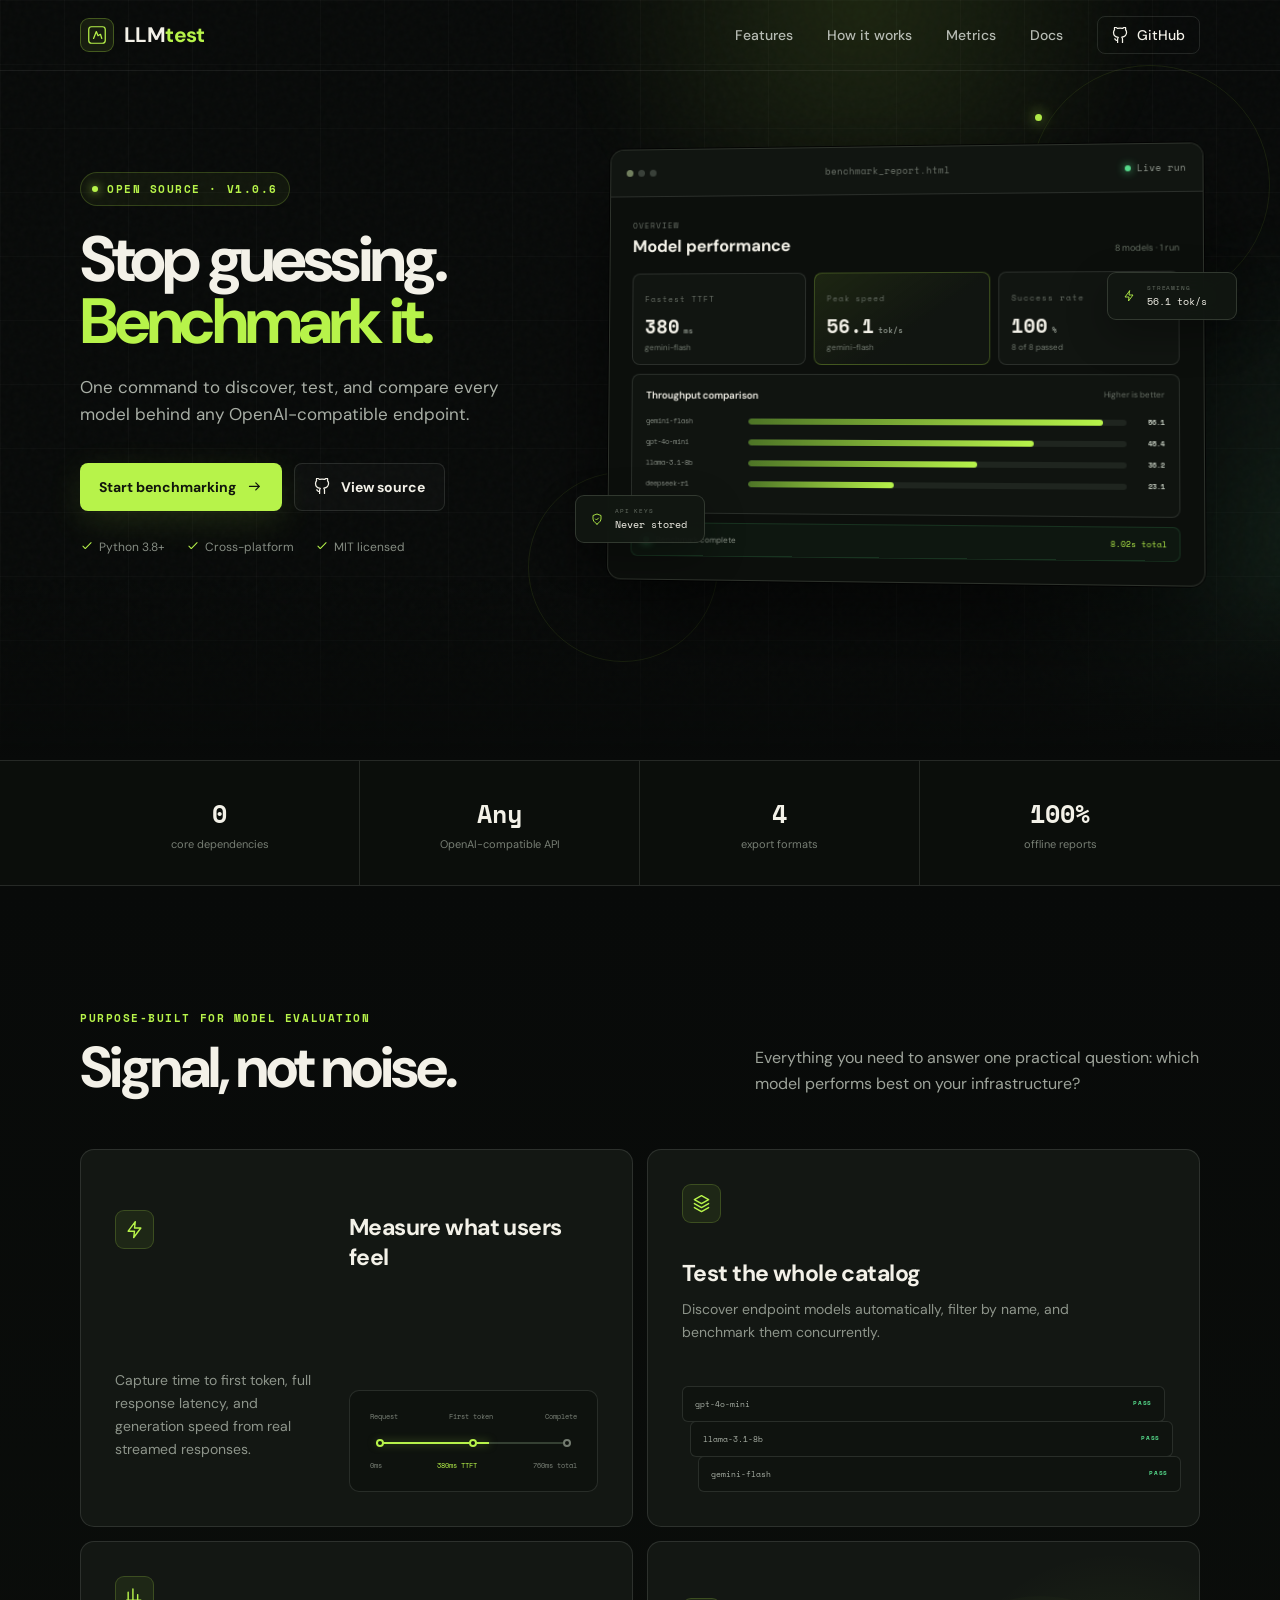
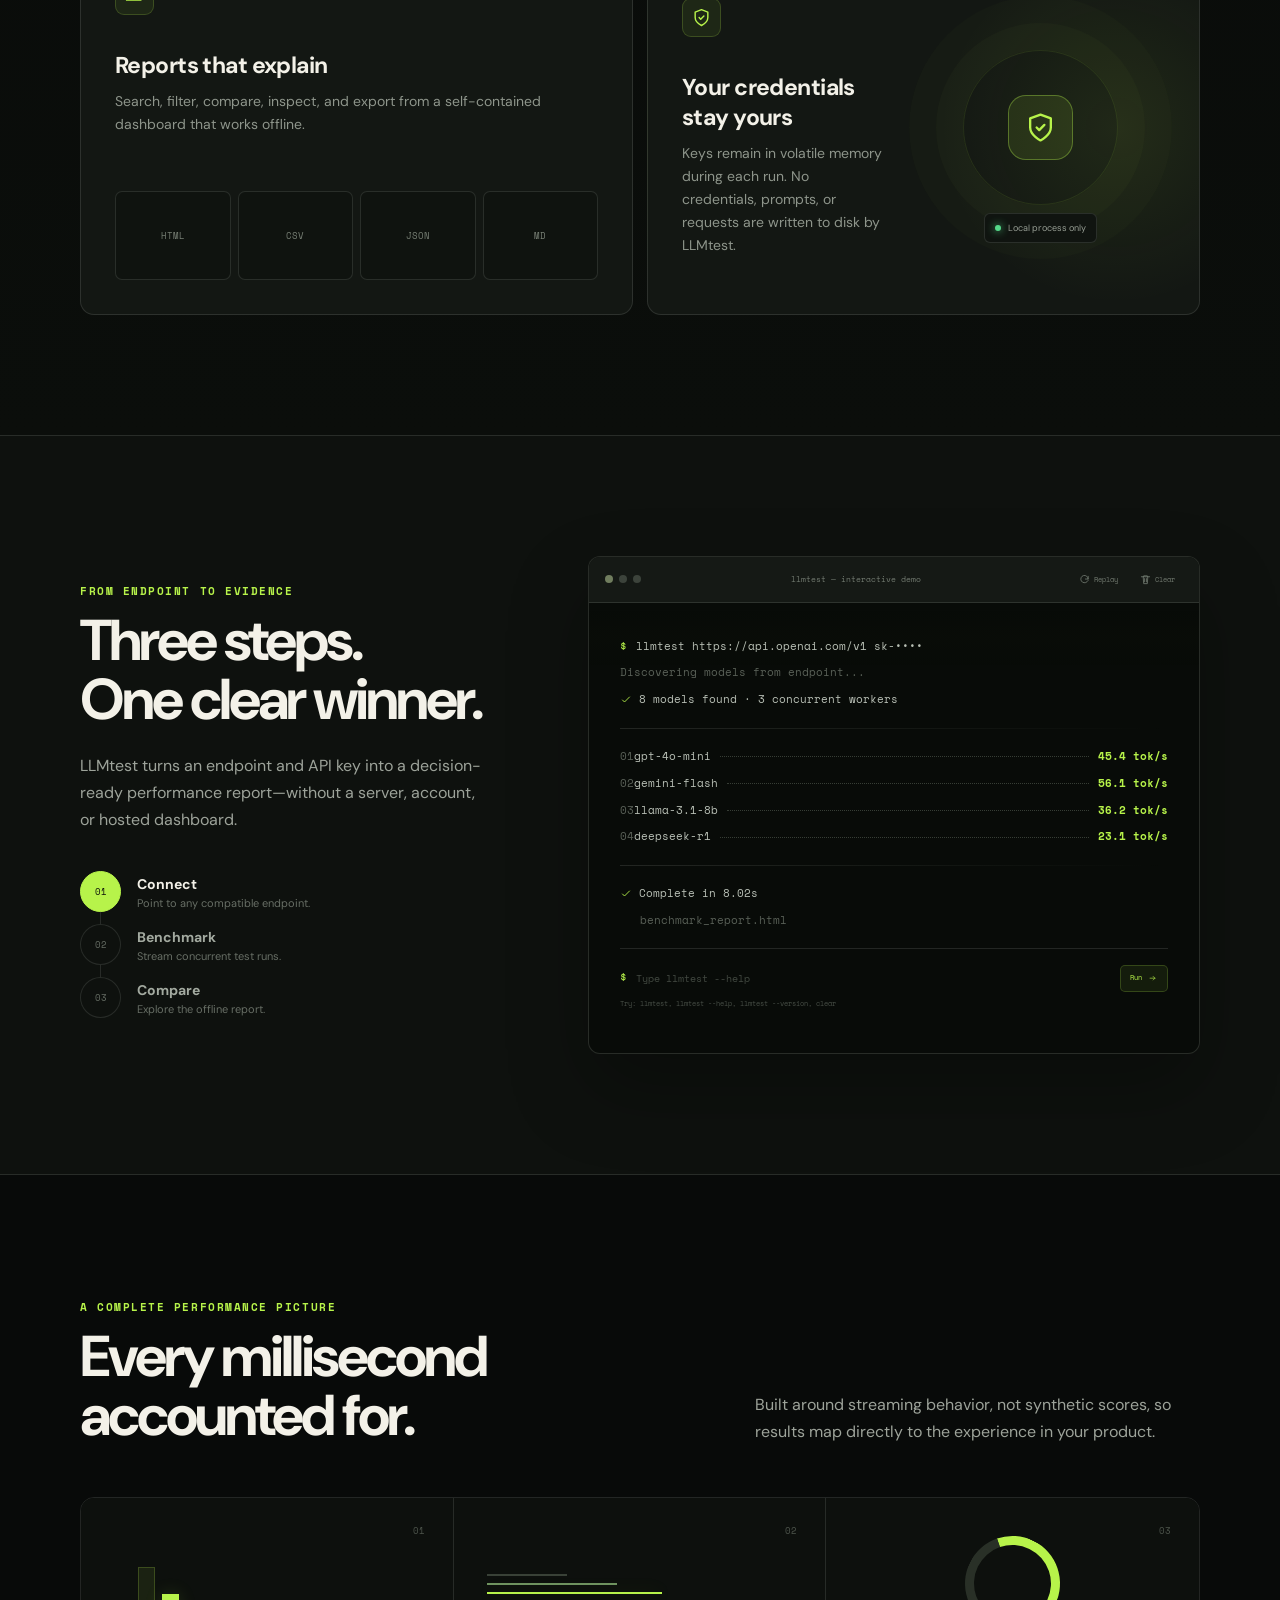
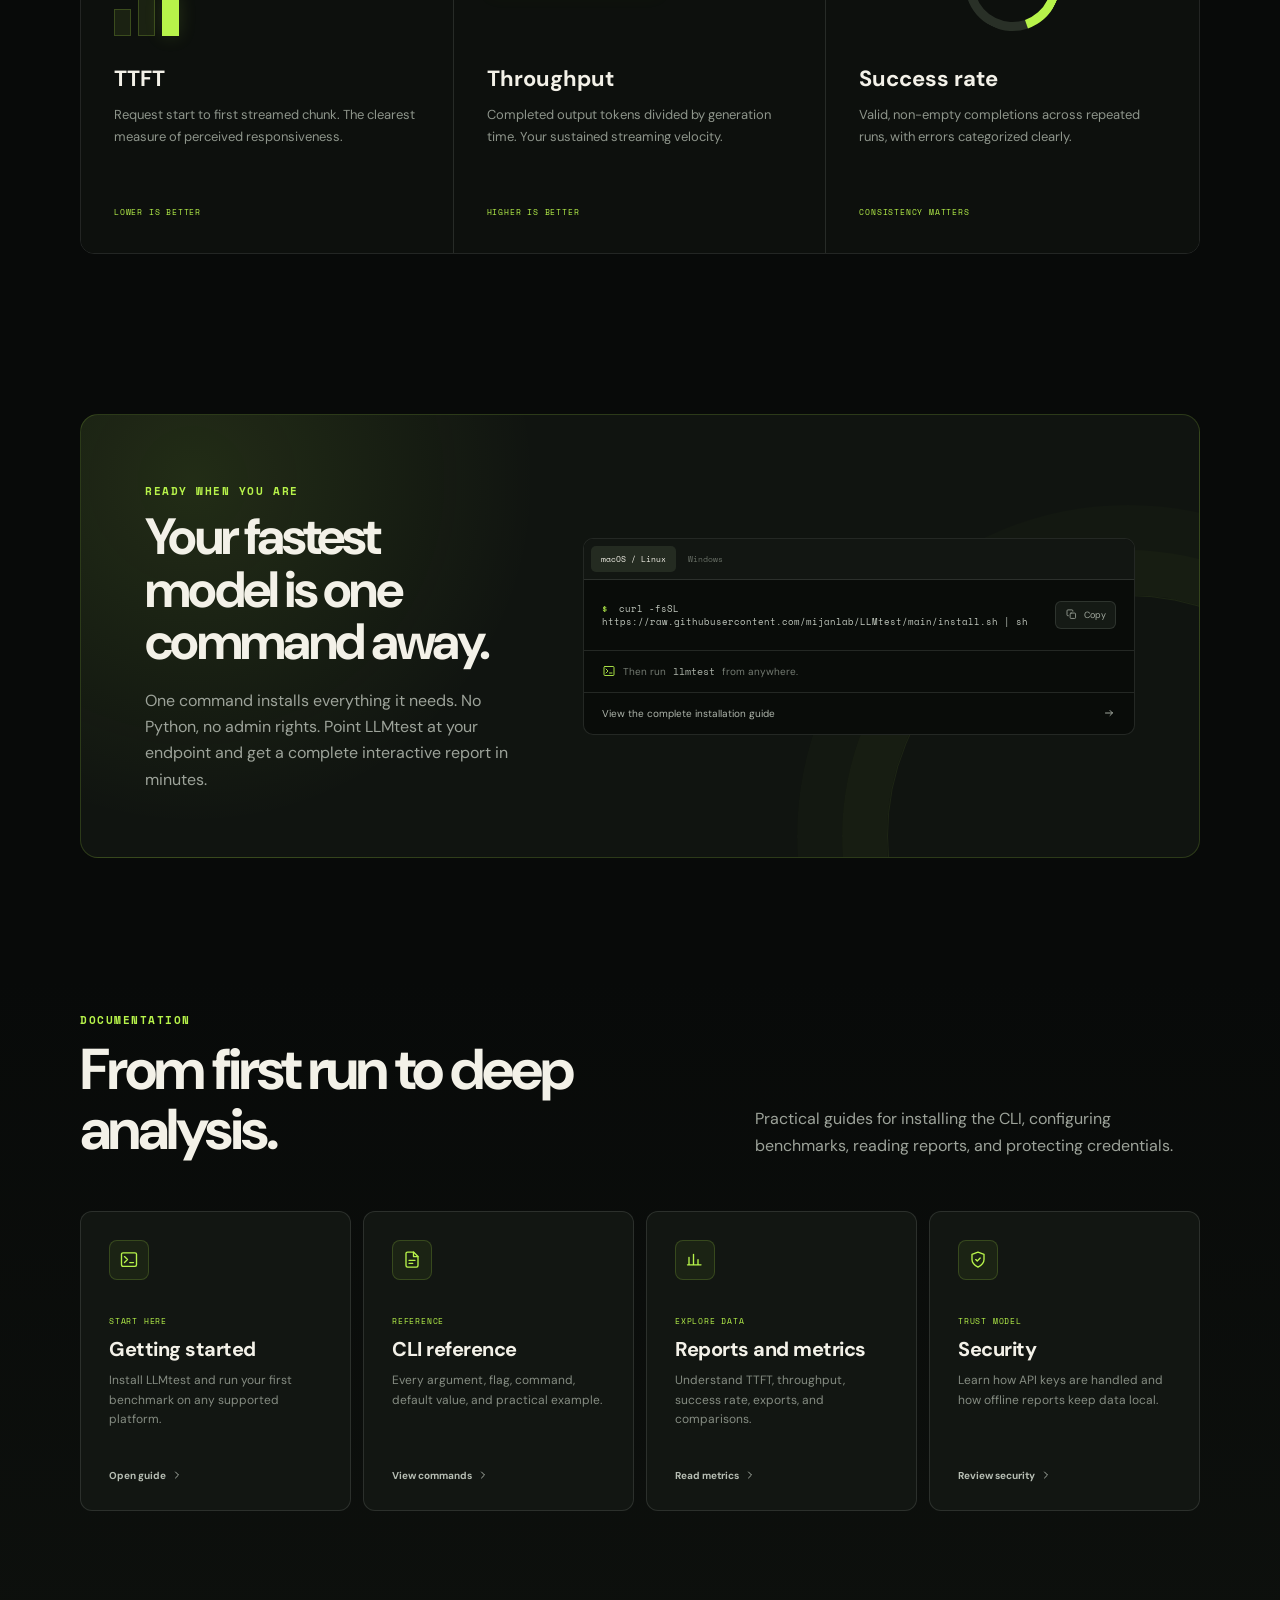
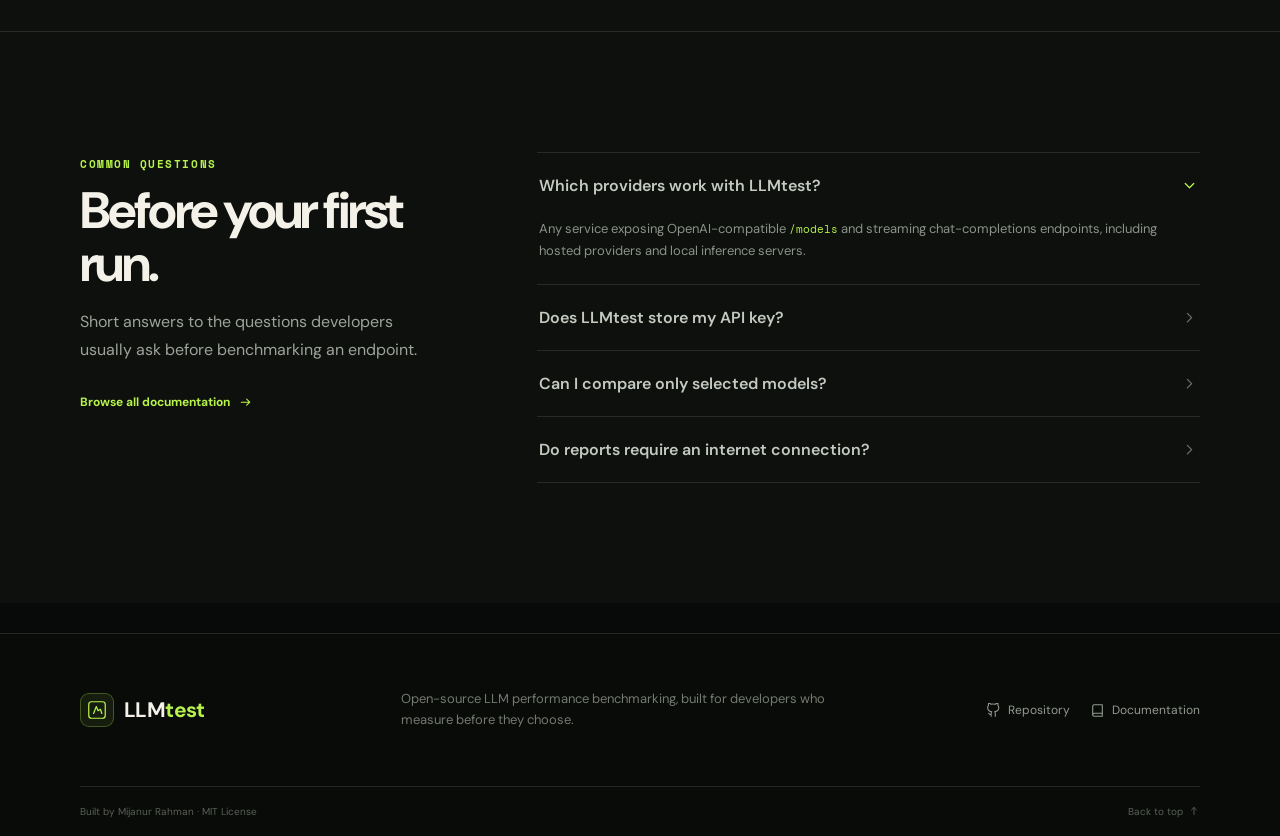
<file: index.html>
<!doctype html>
<html lang="en">
<head>
  <meta charset="utf-8">
  <meta name="viewport" content="width=device-width, initial-scale=1">
  <meta name="description" content="LLMtest is a fast, privacy-first CLI benchmark for measuring TTFT, latency, and throughput across OpenAI-compatible models.">
  <meta name="keywords" content="LLM benchmark, AI model benchmark, TTFT, token throughput, OpenAI compatible API, model latency, streaming benchmark, Python CLI, LLM performance">
  <meta name="author" content="Mijanur Rahman">
  <meta name="robots" content="index, follow, max-image-preview:large">
  <meta name="theme-color" content="#080a09">
  <meta name="color-scheme" content="dark">
  <meta property="og:type" content="website">
  <meta property="og:site_name" content="LLMtest">
  <meta property="og:title" content="LLMtest — Know which model is actually fast">
  <meta property="og:description" content="Discover, benchmark, and compare every model behind any OpenAI-compatible endpoint.">
  <meta property="og:url" content="https://mijanlab.github.io/LLMtest/">
  <meta name="twitter:card" content="summary">
  <meta name="twitter:title" content="LLMtest — LLM speed and latency benchmark">
  <meta name="twitter:description" content="Measure TTFT, latency, throughput, and reliability across OpenAI-compatible models.">
  <title>LLMtest — Know which model is actually fast</title>
  <link rel="canonical" href="https://mijanlab.github.io/LLMtest/">
  <link rel="icon" href="data:image/svg+xml,%3Csvg xmlns='http://www.w3.org/2000/svg' viewBox='0 0 32 32'%3E%3Crect width='32' height='32' rx='8' fill='%23080a09'/%3E%3Cpath d='M7 22l5-14 4 9 5-4 4 9' fill='none' stroke='%23b7f34a' stroke-width='2.5' stroke-linecap='round' stroke-linejoin='round'/%3E%3C/svg%3E">
  <script>if("scrollRestoration" in history)history.scrollRestoration="manual";const cleanHomePath=location.pathname.replace(/index\.html$/i,"");if(cleanHomePath!==location.pathname||location.hash)history.replaceState(null,"",cleanHomePath+location.search);scrollTo(0,0);</script>
  <link rel="preconnect" href="https://fonts.googleapis.com">
  <link rel="preconnect" href="https://fonts.gstatic.com" crossorigin>
  <link href="https://fonts.googleapis.com/css2?family=DM+Sans:wght@400;500;600;700&family=Space+Mono:wght@400;700&display=swap" rel="stylesheet">
  <link rel="stylesheet" href="web/styles.css">
  <script src="web/script.js" defer></script>
  <script type="application/ld+json">{"@context":"https://schema.org","@type":"SoftwareApplication","name":"LLMtest","applicationCategory":"DeveloperApplication","operatingSystem":"Windows, macOS, Linux","softwareVersion":"1.0.6","description":"Streaming latency and throughput benchmark for OpenAI-compatible LLM endpoints.","url":"https://github.com/mijanlab/LLMtest","downloadUrl":"https://github.com/mijanlab/LLMtest","license":"https://opensource.org/licenses/MIT","programmingLanguage":"Python"}</script>
</head>
<body>
  <div class="scroll-progress" aria-hidden="true"><i></i></div>
  <svg class="svg-sprite" aria-hidden="true">
    <symbol id="icon-mark" viewBox="0 0 32 32"><path d="M8 4h16a4 4 0 0 1 4 4v16a4 4 0 0 1-4 4H8a4 4 0 0 1-4-4V8a4 4 0 0 1 4-4Z"/><path d="m11 21 4-10 2.5 6 3.5-2 2 6"/></symbol>
    <symbol id="icon-arrow" viewBox="0 0 24 24"><path d="M5 12h14m-5-5 5 5-5 5"/></symbol>
    <symbol id="icon-github" viewBox="0 0 24 24"><path d="M15 22v-4a4.8 4.8 0 0 0-1-3.5c3.3-.4 6.8-1.6 6.8-7A5.4 5.4 0 0 0 19.3 4 5 5 0 0 0 19.1.5S18 0 15 2a13.4 13.4 0 0 0-7 0C5-.1 3.9.5 3.9.5A5 5 0 0 0 3.7 4a5.4 5.4 0 0 0-1.5 3.7c0 5.4 3.5 6.6 6.8 7A4.8 4.8 0 0 0 8 18v4m0-3c-3 .9-3-1.5-4-2"/></symbol>
    <symbol id="icon-copy" viewBox="0 0 24 24"><rect x="9" y="9" width="12" height="12" rx="2"/><path d="M5 15H4a2 2 0 0 1-2-2V4a2 2 0 0 1 2-2h9a2 2 0 0 1 2 2v1"/></symbol>
    <symbol id="icon-check" viewBox="0 0 24 24"><path d="m5 12 4 4L19 6"/></symbol>
    <symbol id="icon-bolt" viewBox="0 0 24 24"><path d="m13 2-9 12h8l-1 8 9-12h-8l1-8Z"/></symbol>
    <symbol id="icon-shield" viewBox="0 0 24 24"><path d="M12 22s8-4 8-10V5l-8-3-8 3v7c0 6 8 10 8 10Z"/><path d="m9 12 2 2 4-4"/></symbol>
    <symbol id="icon-chart" viewBox="0 0 24 24"><path d="M4 19V9m6 10V5m6 14v-7m4 7H2"/></symbol>
    <symbol id="icon-layers" viewBox="0 0 24 24"><path d="m12 2 9 5-9 5-9-5 9-5Z"/><path d="m3 12 9 5 9-5M3 17l9 5 9-5"/></symbol>
    <symbol id="icon-terminal" viewBox="0 0 24 24"><rect x="2" y="3" width="20" height="18" rx="2"/><path d="m6 8 4 4-4 4m7 0h5"/></symbol>
    <symbol id="icon-globe" viewBox="0 0 24 24"><circle cx="12" cy="12" r="10"/><path d="M2 12h20M12 2a15 15 0 0 1 0 20M12 2a15 15 0 0 0 0 20"/></symbol>
    <symbol id="icon-file" viewBox="0 0 24 24"><path d="M14 2H6a2 2 0 0 0-2 2v16a2 2 0 0 0 2 2h12a2 2 0 0 0 2-2V8Z"/><path d="M14 2v6h6M8 13h8M8 17h5"/></symbol>
    <symbol id="icon-menu" viewBox="0 0 24 24"><path d="M4 7h16M4 12h16M4 17h16"/></symbol>
    <symbol id="icon-close" viewBox="0 0 24 24"><path d="m6 6 12 12M18 6 6 18"/></symbol>
    <symbol id="icon-book" viewBox="0 0 24 24"><path d="M4 19.5A2.5 2.5 0 0 1 6.5 17H20V3H6.5A2.5 2.5 0 0 0 4 5.5v14Z"/><path d="M4 19.5A2.5 2.5 0 0 0 6.5 22H20v-5"/></symbol>
    <symbol id="icon-chevron" viewBox="0 0 24 24"><path d="m9 18 6-6-6-6"/></symbol>
    <symbol id="icon-refresh" viewBox="0 0 24 24"><path d="M20 11a8 8 0 1 0-2.3 5.7L20 14"/><path d="M20 5v6h-6"/></symbol>
    <symbol id="icon-trash" viewBox="0 0 24 24"><path d="M3 6h18M8 6V4h8v2m-9 0 1 15h8l1-15M10 10v7m4-7v7"/></symbol>
  </svg>

  <a class="skip-link" href="#main">Skip to content</a>
  <header class="site-header" id="top">
    <div class="container nav-wrap">
      <a class="brand" href="./" aria-label="LLMtest home">
        <span class="brand-mark"><svg><use href="#icon-mark"></use></svg></span>
        <span>LLM<span>test</span></span>
      </a>
      <button class="menu-button" type="button" aria-label="Open navigation" aria-expanded="false" aria-controls="site-nav">
        <svg class="menu-open"><use href="#icon-menu"></use></svg>
        <svg class="menu-close"><use href="#icon-close"></use></svg>
      </button>
      <nav class="site-nav" id="site-nav" aria-label="Main navigation">
        <a href="#features">Features</a>
        <a href="#workflow">How it works</a>
        <a href="#metrics">Metrics</a>
        <a href="web/docs/">Docs</a>
        <a class="nav-github" href="https://github.com/mijanlab/LLMtest" target="_blank" rel="noreferrer">
          <svg><use href="#icon-github"></use></svg> GitHub
        </a>
      </nav>
    </div>
  </header>

  <main id="main">
    <section class="hero">
      <div class="hero-glow hero-glow-a"></div>
      <div class="hero-glow hero-glow-b"></div>
      <div class="container hero-grid">
        <div class="hero-copy reveal">
          <div class="eyebrow"><span></span> Open source · v1.0.6</div>
          <h1>Stop guessing.<br><em>Benchmark it.</em></h1>
          <p class="hero-lede">One command to discover, test, and compare every model behind any OpenAI-compatible endpoint.</p>
          <div class="hero-actions">
            <a class="button button-primary" href="#quickstart">Start benchmarking <svg><use href="#icon-arrow"></use></svg></a>
            <a class="button button-secondary" href="https://github.com/mijanlab/LLMtest" target="_blank" rel="noreferrer"><svg><use href="#icon-github"></use></svg> View source</a>
          </div>
          <div class="proof-row" aria-label="Product highlights">
            <span><svg><use href="#icon-check"></use></svg> Python 3.8+</span>
            <span><svg><use href="#icon-check"></use></svg> Cross-platform</span>
            <span><svg><use href="#icon-check"></use></svg> MIT licensed</span>
          </div>
        </div>

        <div class="hero-visual reveal" data-delay="150">
          <div class="visual-orbit orbit-one"></div>
          <div class="visual-orbit orbit-two"></div>
          <div class="app-window">
            <div class="window-bar">
              <div class="window-dots"><i></i><i></i><i></i></div>
              <span>benchmark_report.html</span>
              <div class="live-pill"><i></i> Live run</div>
            </div>
            <div class="window-body">
              <div class="dash-heading">
                <div><span>OVERVIEW</span><strong>Model performance</strong></div>
                <div class="dash-meta">8 models · 1 run</div>
              </div>
              <div class="metric-cards">
                <div class="metric-card">
                  <span>Fastest TTFT</span>
                  <strong><b data-count="380">0</b><small>ms</small></strong>
                  <em>gemini-flash</em>
                </div>
                <div class="metric-card accent">
                  <span>Peak speed</span>
                  <strong><b data-count="56.1">0</b><small>tok/s</small></strong>
                  <em>gemini-flash</em>
                </div>
                <div class="metric-card">
                  <span>Success rate</span>
                  <strong><b data-count="100">0</b><small>%</small></strong>
                  <em>8 of 8 passed</em>
                </div>
              </div>
              <div class="chart-panel">
                <div class="chart-top"><span>Throughput comparison</span><small>Higher is better</small></div>
                <div class="bar-row"><span>gemini-flash</span><div><i style="--bar: 94%"></i></div><b>56.1</b></div>
                <div class="bar-row"><span>gpt-4o-mini</span><div><i style="--bar: 76%"></i></div><b>45.4</b></div>
                <div class="bar-row"><span>llama-3.1-8b</span><div><i style="--bar: 61%"></i></div><b>36.2</b></div>
                <div class="bar-row"><span>deepseek-r1</span><div><i style="--bar: 39%"></i></div><b>23.1</b></div>
              </div>
              <div class="run-status"><span><i></i> Benchmark complete</span><code>8.02s total</code></div>
            </div>
          </div>
          <div class="floating-tag tag-speed"><svg><use href="#icon-bolt"></use></svg><span><small>STREAMING</small>56.1 tok/s</span></div>
          <div class="floating-tag tag-secure"><svg><use href="#icon-shield"></use></svg><span><small>API KEYS</small>Never stored</span></div>
        </div>
      </div>
    </section>

    <section class="trust-strip" aria-label="Core capabilities">
      <div class="container trust-grid">
        <div><strong><span data-count="0">0</span></strong><p>core dependencies</p></div>
        <div><strong>Any</strong><p>OpenAI-compatible API</p></div>
        <div><strong><span data-count="4">0</span></strong><p>export formats</p></div>
        <div><strong><span data-count="100">0</span>%</strong><p>offline reports</p></div>
      </div>
    </section>

    <section class="section features" id="features">
      <div class="container">
        <div class="section-heading reveal">
          <div><span class="kicker">Purpose-built for model evaluation</span><h2>Signal, not noise.</h2></div>
          <p>Everything you need to answer one practical question: which model performs best on your infrastructure?</p>
        </div>
        <div class="feature-grid">
          <article class="feature-card feature-wide reveal">
            <div class="feature-icon"><svg><use href="#icon-bolt"></use></svg></div>
            <h3>Measure what users feel</h3>
            <p>Capture time to first token, full response latency, and generation speed from real streamed responses.</p>
            <div class="latency-visual" aria-label="Streaming response timeline">
              <div class="latency-labels"><span>Request</span><span>First token</span><span>Complete</span></div>
              <div class="latency-line"><i></i><i></i><i></i><b></b></div>
              <div class="latency-values"><span>0ms</span><span>380ms TTFT</span><span>760ms total</span></div>
            </div>
          </article>
          <article class="feature-card reveal" data-delay="80">
            <div class="feature-icon"><svg><use href="#icon-layers"></use></svg></div>
            <h3>Test the whole catalog</h3>
            <p>Discover endpoint models automatically, filter by name, and benchmark them concurrently.</p>
            <div class="model-stack"><span>gpt-4o-mini <b>PASS</b></span><span>llama-3.1-8b <b>PASS</b></span><span>gemini-flash <b>PASS</b></span></div>
          </article>
          <article class="feature-card reveal">
            <div class="feature-icon"><svg><use href="#icon-chart"></use></svg></div>
            <h3>Reports that explain</h3>
            <p>Search, filter, compare, inspect, and export from a self-contained dashboard that works offline.</p>
            <div class="report-types"><span>HTML</span><span>CSV</span><span>JSON</span><span>MD</span></div>
          </article>
          <article class="feature-card feature-wide privacy-card reveal" data-delay="80">
            <div class="feature-copy">
              <div class="feature-icon"><svg><use href="#icon-shield"></use></svg></div>
              <h3>Your credentials stay yours</h3>
              <p>Keys remain in volatile memory during each run. No credentials, prompts, or requests are written to disk by LLMtest.</p>
            </div>
            <div class="privacy-visual">
              <div class="shield-ring"><span><svg><use href="#icon-shield"></use></svg></span></div>
              <div class="privacy-label"><i></i> Local process only</div>
            </div>
          </article>
        </div>
      </div>
    </section>

    <section class="section workflow" id="workflow">
      <div class="container workflow-grid">
        <div class="workflow-copy reveal">
          <span class="kicker">From endpoint to evidence</span>
          <h2>Three steps.<br>One clear winner.</h2>
          <p>LLMtest turns an endpoint and API key into a decision-ready performance report—without a server, account, or hosted dashboard.</p>
          <ol class="steps">
            <li class="active"><span>01</span><div><strong>Connect</strong><p>Point to any compatible endpoint.</p></div></li>
            <li><span>02</span><div><strong>Benchmark</strong><p>Stream concurrent test runs.</p></div></li>
            <li><span>03</span><div><strong>Compare</strong><p>Explore the offline report.</p></div></li>
          </ol>
        </div>
        <div class="terminal reveal" data-delay="140">
          <div class="terminal-bar"><div class="terminal-dots"><i></i><i></i><i></i></div><span>llmtest — interactive demo</span><div class="terminal-controls"><button class="terminal-replay" type="button" aria-label="Replay terminal demo"><svg><use href="#icon-refresh"></use></svg><span>Replay</span></button><button class="terminal-clear" type="button" aria-label="Clear terminal"><svg><use href="#icon-trash"></use></svg><span>Clear</span></button></div></div>
          <div class="terminal-body" aria-label="Interactive LLMtest terminal demo">
            <div id="terminal-output" aria-live="polite">
            <p><span class="prompt">$</span> llmtest https://api.openai.com/v1 sk-••••</p>
            <p class="muted">Discovering models from endpoint...</p>
            <p><span class="ok term-icon"><svg><use href="#icon-check"></use></svg></span> 8 models found · 3 concurrent workers</p>
            <div class="term-rule"></div>
            <p><span class="dim">01</span> gpt-4o-mini <span class="dots"></span> <b>45.4 tok/s</b></p>
            <p><span class="dim">02</span> gemini-flash <span class="dots"></span> <b>56.1 tok/s</b></p>
            <p><span class="dim">03</span> llama-3.1-8b <span class="dots"></span> <b>36.2 tok/s</b></p>
            <p><span class="dim">04</span> deepseek-r1 <span class="dots"></span> <b>23.1 tok/s</b></p>
            <div class="term-rule"></div>
            <p><span class="ok term-icon"><svg><use href="#icon-check"></use></svg></span> Complete in 8.02s</p>
            <p class="muted file-line">benchmark_report.html</p>
            </div>
            <form class="terminal-form"><label for="terminal-command" class="prompt">$</label><input id="terminal-command" type="text" autocomplete="off" spellcheck="false" placeholder="Type llmtest --help" aria-describedby="terminal-hint"><button type="submit">Run <svg><use href="#icon-arrow"></use></svg></button></form>
            <p class="terminal-hint" id="terminal-hint">Try: llmtest, llmtest --help, llmtest --version, clear</p>
          </div>
        </div>
      </div>
    </section>

    <section class="section metrics" id="metrics">
      <div class="container">
        <div class="section-heading reveal">
          <div><span class="kicker">A complete performance picture</span><h2>Every millisecond accounted for.</h2></div>
          <p>Built around streaming behavior, not synthetic scores, so results map directly to the experience in your product.</p>
        </div>
        <div class="metrics-grid">
          <article class="metric-definition reveal"><span class="metric-number">01</span><div class="metric-glyph"><i></i><i></i><i></i></div><h3>TTFT</h3><p>Request start to first streamed chunk. The clearest measure of perceived responsiveness.</p><small>Lower is better</small></article>
          <article class="metric-definition reveal" data-delay="80"><span class="metric-number">02</span><div class="metric-glyph glyph-speed"><i></i><i></i><i></i></div><h3>Throughput</h3><p>Completed output tokens divided by generation time. Your sustained streaming velocity.</p><small>Higher is better</small></article>
          <article class="metric-definition reveal" data-delay="160"><span class="metric-number">03</span><div class="metric-glyph glyph-rate"><i></i><i></i><i></i></div><h3>Success rate</h3><p>Valid, non-empty completions across repeated runs, with errors categorized clearly.</p><small>Consistency matters</small></article>
        </div>
      </div>
    </section>

    <section class="section quickstart" id="quickstart">
      <div class="container quickstart-card reveal">
        <div class="quickstart-copy">
          <span class="kicker">Ready when you are</span>
          <h2>Your fastest model is one command away.</h2>
          <p>One command installs everything it needs. No Python, no admin rights. Point LLMtest at your endpoint and get a complete interactive report in minutes.</p>
        </div>
        <div class="install-box">
          <div class="install-tabs" role="tablist" aria-label="Choose operating system">
            <button class="active" type="button" role="tab" aria-selected="true" data-command="curl -fsSL https://raw.githubusercontent.com/mijanlab/LLMtest/main/install.sh | sh">macOS / Linux</button>
            <button type="button" role="tab" aria-selected="false" data-os="windows" data-command="irm https://raw.githubusercontent.com/mijanlab/LLMtest/main/install.ps1 | iex">Windows</button>
          </div>
          <div class="command-row"><code><span>$</span> <b id="install-command">curl -fsSL https://raw.githubusercontent.com/mijanlab/LLMtest/main/install.sh | sh</b></code><button class="copy-button" type="button" aria-label="Copy install command"><svg><use href="#icon-copy"></use></svg><span>Copy</span></button></div>
          <div class="install-note"><svg><use href="#icon-terminal"></use></svg> Then run <code>llmtest</code> from anywhere.</div>
          <a class="install-guide-link" href="web/docs/getting-started.html">View the complete installation guide <svg><use href="#icon-arrow"></use></svg></a>
        </div>
      </div>
    </section>

    <section class="section docs-section" id="docs">
      <div class="container">
        <div class="section-heading reveal">
          <div><span class="kicker">Documentation</span><h2>From first run to deep analysis.</h2></div>
          <p>Practical guides for installing the CLI, configuring benchmarks, reading reports, and protecting credentials.</p>
        </div>
        <div class="docs-card-grid">
          <a class="docs-card reveal" href="web/docs/getting-started.html">
            <span class="docs-icon"><svg><use href="#icon-terminal"></use></svg></span>
            <small>Start here</small><h3>Getting started</h3><p>Install LLMtest and run your first benchmark on any supported platform.</p>
            <b>Open guide <svg><use href="#icon-chevron"></use></svg></b>
          </a>
          <a class="docs-card reveal" data-delay="60" href="web/docs/cli-reference.html">
            <span class="docs-icon"><svg><use href="#icon-file"></use></svg></span>
            <small>Reference</small><h3>CLI reference</h3><p>Every argument, flag, command, default value, and practical example.</p>
            <b>View commands <svg><use href="#icon-chevron"></use></svg></b>
          </a>
          <a class="docs-card reveal" data-delay="120" href="web/docs/reports.html">
            <span class="docs-icon"><svg><use href="#icon-chart"></use></svg></span>
            <small>Explore data</small><h3>Reports and metrics</h3><p>Understand TTFT, throughput, success rate, exports, and comparisons.</p>
            <b>Read metrics <svg><use href="#icon-chevron"></use></svg></b>
          </a>
          <a class="docs-card reveal" data-delay="180" href="web/docs/security.html">
            <span class="docs-icon"><svg><use href="#icon-shield"></use></svg></span>
            <small>Trust model</small><h3>Security</h3><p>Learn how API keys are handled and how offline reports keep data local.</p>
            <b>Review security <svg><use href="#icon-chevron"></use></svg></b>
          </a>
        </div>
      </div>
    </section>

    <section class="section faq-section" id="faq">
      <div class="container faq-grid">
        <div class="faq-intro reveal"><span class="kicker">Common questions</span><h2>Before your first run.</h2><p>Short answers to the questions developers usually ask before benchmarking an endpoint.</p><a href="web/docs/" class="text-link">Browse all documentation <svg><use href="#icon-arrow"></use></svg></a></div>
        <div class="faq-list reveal" data-delay="100">
          <article class="faq-item open"><button type="button" aria-expanded="true"><span>Which providers work with LLMtest?</span><svg><use href="#icon-chevron"></use></svg></button><div class="faq-answer"><p>Any service exposing OpenAI-compatible <code>/models</code> and streaming chat-completions endpoints, including hosted providers and local inference servers.</p></div></article>
          <article class="faq-item"><button type="button" aria-expanded="false"><span>Does LLMtest store my API key?</span><svg><use href="#icon-chevron"></use></svg></button><div class="faq-answer"><p>No. The key is used from process memory for request authorization and is never written to benchmark reports or configuration files.</p></div></article>
          <article class="faq-item"><button type="button" aria-expanded="false"><span>Can I compare only selected models?</span><svg><use href="#icon-chevron"></use></svg></button><div class="faq-answer"><p>Yes. Pass a model-name substring as a filter, then use the generated report to select two to four results for a focused comparison.</p></div></article>
          <article class="faq-item"><button type="button" aria-expanded="false"><span>Do reports require an internet connection?</span><svg><use href="#icon-chevron"></use></svg></button><div class="faq-answer"><p>No. Generated HTML reports are self-contained and work offline. You can also export Markdown, CSV, and JSON files.</p></div></article>
        </div>
      </div>
    </section>
  </main>

  <footer class="site-footer">
    <div class="container footer-main">
      <a class="brand" href="./" aria-label="LLMtest home"><span class="brand-mark"><svg><use href="#icon-mark"></use></svg></span><span>LLM<span>test</span></span></a>
      <p>Open-source LLM performance benchmarking, built for developers who measure before they choose.</p>
      <div class="footer-links"><a href="https://github.com/mijanlab/LLMtest" target="_blank" rel="noreferrer"><svg><use href="#icon-github"></use></svg> Repository</a><a href="web/docs/"><svg><use href="#icon-book"></use></svg> Documentation</a></div>
    </div>
    <div class="container footer-bottom"><span>Built by Mijanur Rahman · MIT License</span><a href="#top">Back to top <svg><use href="#icon-arrow"></use></svg></a></div>
  </footer>
  <div class="copy-toast" role="status" aria-live="polite"><svg><use href="#icon-check"></use></svg> Command copied</div>
</body>
</html>
</file>
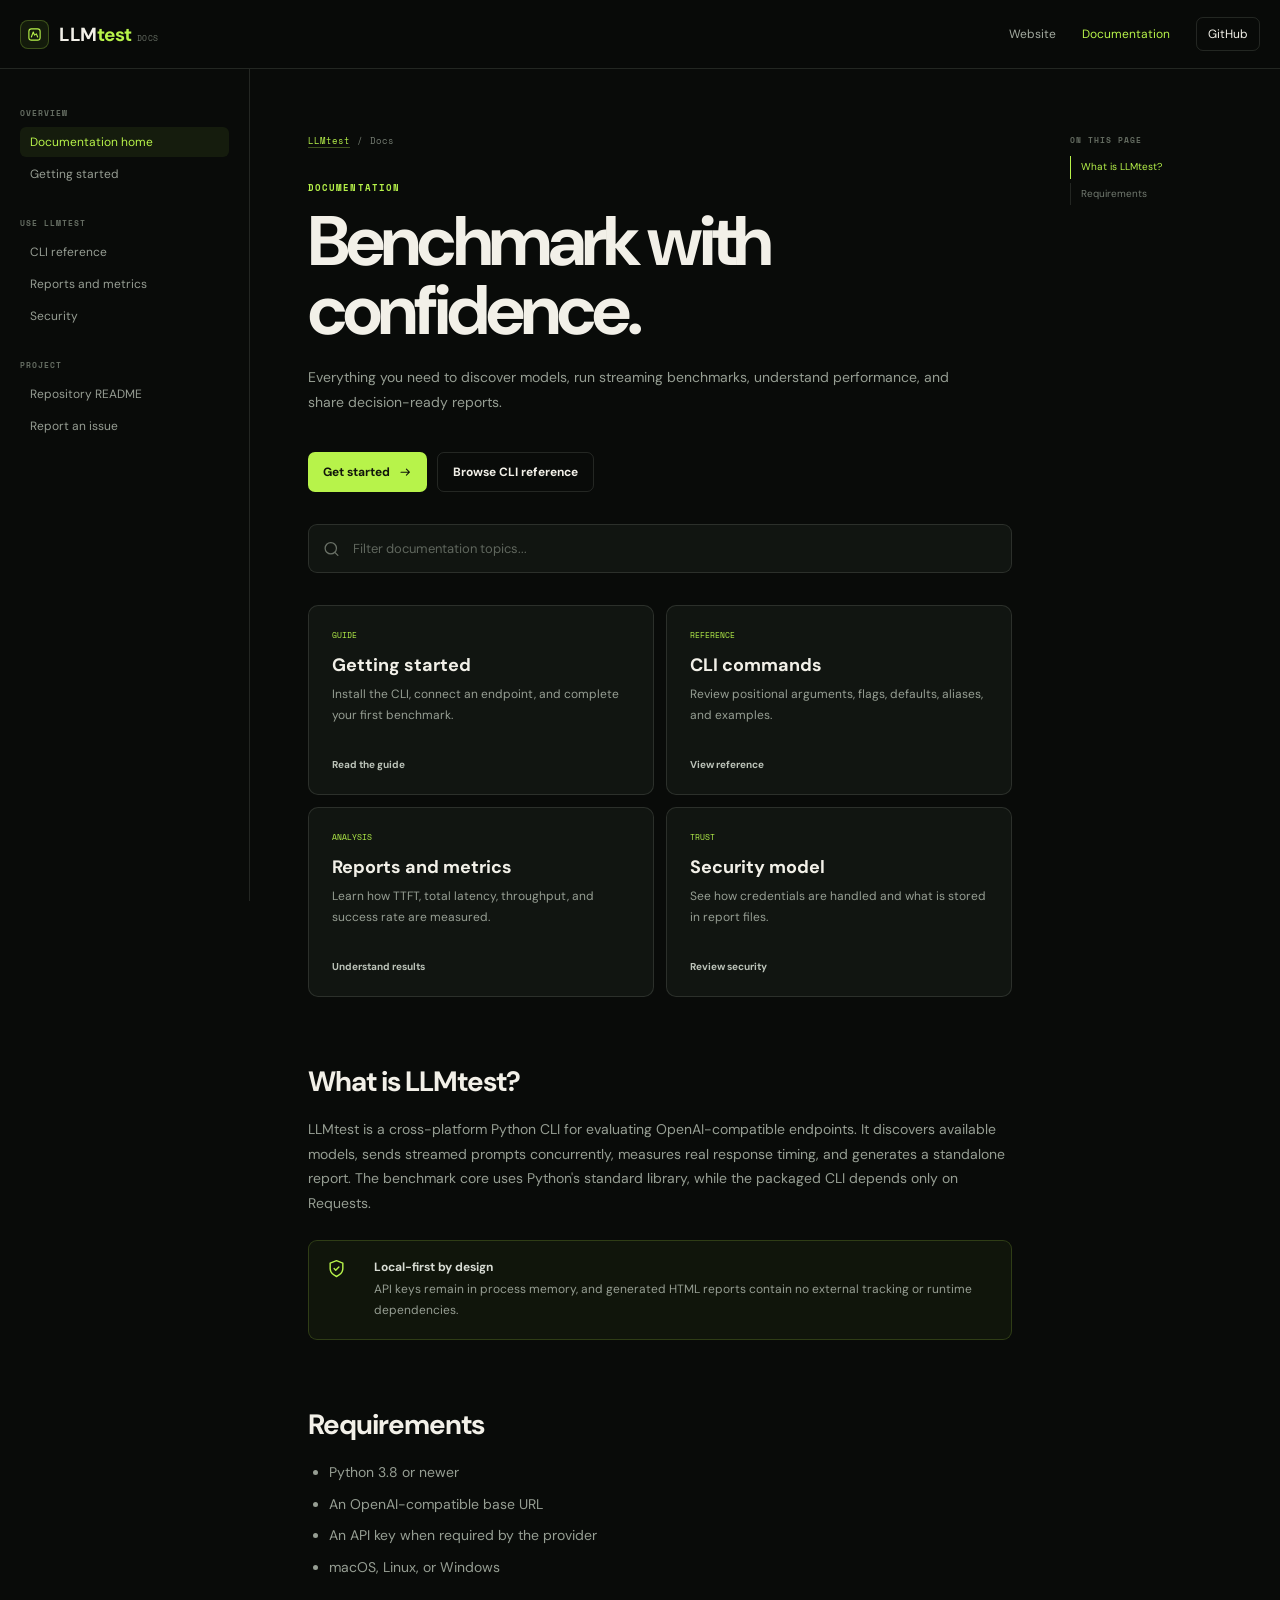
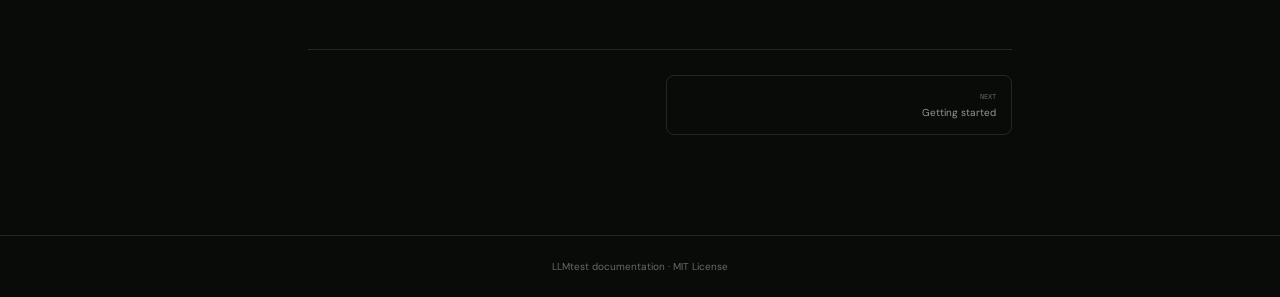
<file: web/docs/index.html>
<!doctype html>
<html lang="en">
<head>
  <meta charset="utf-8"><meta name="viewport" content="width=device-width,initial-scale=1">
  <meta name="description" content="Documentation for installing, configuring, and using LLMtest.">
  <meta name="keywords" content="LLMtest documentation, LLM benchmark guide, TTFT benchmark, model throughput, OpenAI compatible API"><meta name="author" content="Mijanur Rahman"><meta name="robots" content="index, follow"><meta name="theme-color" content="#090b09"><meta name="color-scheme" content="dark"><link rel="icon" href="../favicon.svg" type="image/svg+xml"><meta property="og:type" content="website"><meta property="og:site_name" content="LLMtest Docs"><meta property="og:title" content="LLMtest Documentation"><meta property="og:description" content="Install, configure, benchmark, and analyze OpenAI-compatible language models."><meta property="og:url" content="https://mijanlab.github.io/LLMtest/web/docs/"><meta name="twitter:card" content="summary"><link rel="canonical" href="https://mijanlab.github.io/LLMtest/web/docs/">
  <title>Documentation — LLMtest</title>
  <link rel="preconnect" href="https://fonts.googleapis.com"><link rel="preconnect" href="https://fonts.gstatic.com" crossorigin>
  <link href="https://fonts.googleapis.com/css2?family=DM+Sans:wght@400;500;600;700&family=Space+Mono:wght@400;700&display=swap" rel="stylesheet">
  <link rel="stylesheet" href="docs.css"><script src="docs.js" defer></script>
</head>
<body>
<a class="skip" href="#content">Skip to content</a>
<header class="docs-header"><div class="header-inner">
  <a class="brand" href="../../"><svg viewBox="0 0 24 24"><rect x="3" y="3" width="18" height="18" rx="4"/><path d="m7 16 3-8 2 5 3-2 2 5"/></svg><span>LLM<b>test</b><small>Docs</small></span></a>
  <nav class="header-nav"><a href="../../">Website</a><a class="active" href="./">Documentation</a><a class="github-link" href="https://github.com/mijanlab/LLMtest" target="_blank" rel="noreferrer">GitHub</a></nav>
  <button class="mobile-nav" aria-label="Open documentation menu" aria-expanded="false"><svg viewBox="0 0 24 24"><path d="M4 7h16M4 12h16M4 17h16"/></svg></button>
</div></header>
<div class="docs-shell">
  <aside class="sidebar" aria-label="Documentation navigation">
    <div class="sidebar-group"><strong>Overview</strong><a class="active" href="./">Documentation home</a><a href="getting-started.html">Getting started</a></div>
    <div class="sidebar-group"><strong>Use LLMtest</strong><a href="cli-reference.html">CLI reference</a><a href="reports.html">Reports and metrics</a><a href="security.html">Security</a></div>
    <div class="sidebar-group"><strong>Project</strong><a href="https://github.com/mijanlab/LLMtest#quickstart">Repository README</a><a href="https://github.com/mijanlab/LLMtest/issues">Report an issue</a></div>
  </aside>
  <main class="doc-main" id="content">
    <div class="breadcrumbs"><a href="../../">LLMtest</a><span>/</span><span>Docs</span></div>
    <span class="doc-kicker">Documentation</span><h1>Benchmark with confidence.</h1>
    <p class="doc-lede">Everything you need to discover models, run streaming benchmarks, understand performance, and share decision-ready reports.</p>
    <div class="hero-actions"><a class="primary-link" href="getting-started.html">Get started <svg viewBox="0 0 24 24"><path d="M5 12h14m-5-5 5 5-5 5"/></svg></a><a class="secondary-link" href="cli-reference.html">Browse CLI reference</a></div>
    <div class="search-wrap"><svg viewBox="0 0 24 24"><circle cx="11" cy="11" r="8"/><path d="m21 21-4.3-4.3"/></svg><input class="doc-search" type="search" placeholder="Filter documentation topics..." aria-label="Filter documentation topics"></div>
    <div class="card-grid">
      <a class="doc-card" href="getting-started.html"><span>Guide</span><h3>Getting started</h3><p>Install the CLI, connect an endpoint, and complete your first benchmark.</p><b>Read the guide</b></a>
      <a class="doc-card" href="cli-reference.html"><span>Reference</span><h3>CLI commands</h3><p>Review positional arguments, flags, defaults, aliases, and examples.</p><b>View reference</b></a>
      <a class="doc-card" href="reports.html"><span>Analysis</span><h3>Reports and metrics</h3><p>Learn how TTFT, total latency, throughput, and success rate are measured.</p><b>Understand results</b></a>
      <a class="doc-card" href="security.html"><span>Trust</span><h3>Security model</h3><p>See how credentials are handled and what is stored in report files.</p><b>Review security</b></a>
    </div>
    <div class="no-results">No documentation topic matches that search.</div>
    <h2 id="what-is">What is LLMtest?</h2><p>LLMtest is a cross-platform Python CLI for evaluating OpenAI-compatible endpoints. It discovers available models, sends streamed prompts concurrently, measures real response timing, and generates a standalone report. The benchmark core uses Python's standard library, while the packaged CLI depends only on Requests.</p>
    <div class="callout"><svg viewBox="0 0 24 24"><path d="M12 22s8-4 8-10V5l-8-3-8 3v7c0 6 8 10 8 10Z"/><path d="m9 12 2 2 4-4"/></svg><div><strong>Local-first by design</strong><p>API keys remain in process memory, and generated HTML reports contain no external tracking or runtime dependencies.</p></div></div>
    <h2 id="requirements">Requirements</h2><ul><li>Python 3.8 or newer</li><li>An OpenAI-compatible base URL</li><li>An API key when required by the provider</li><li>macOS, Linux, or Windows</li></ul>
    <div class="page-nav"><span></span><a class="pager-link" href="getting-started.html"><small>Next</small>Getting started</a></div>
  </main>
  <aside class="toc" aria-label="On this page"><strong>On this page</strong><a href="#what-is">What is LLMtest?</a><a href="#requirements">Requirements</a></aside>
</div>
<footer class="docs-footer">LLMtest documentation · MIT License</footer><div class="toast" role="status">Code copied</div>
</body></html>
</file>
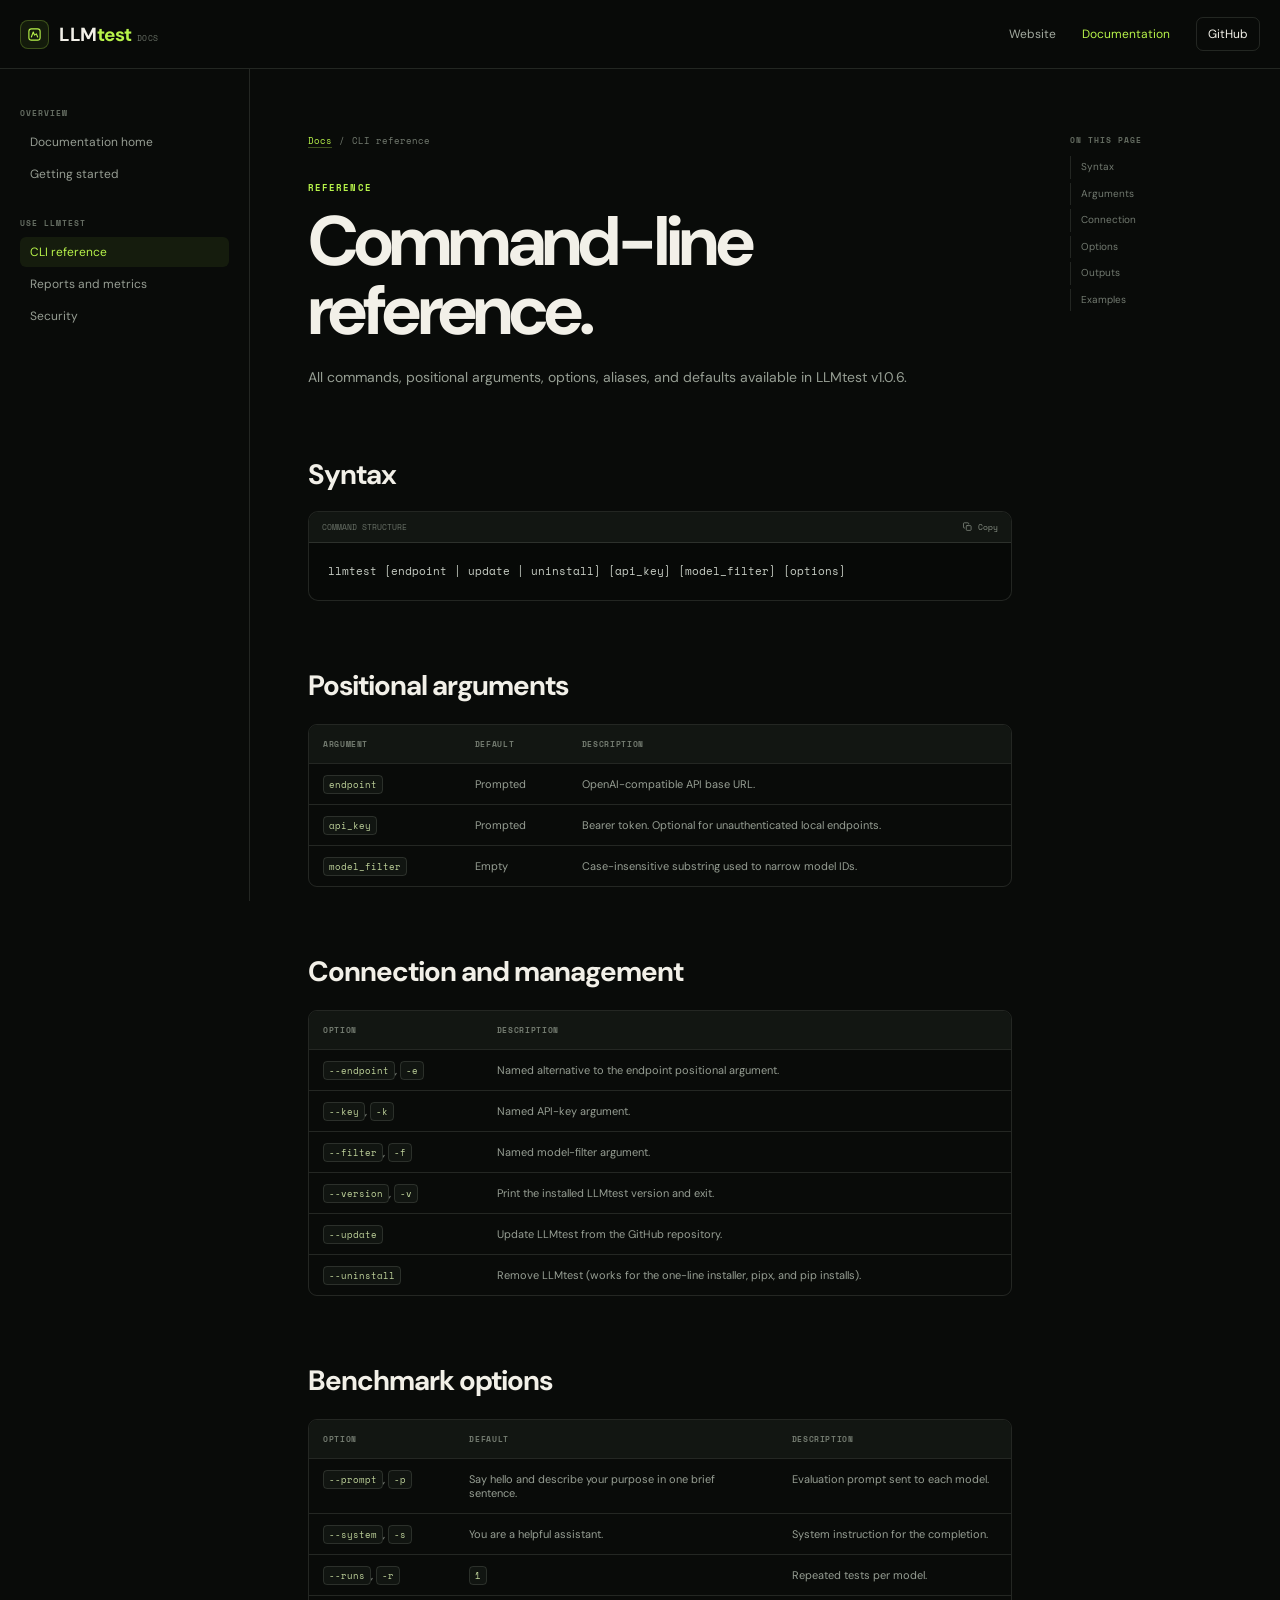
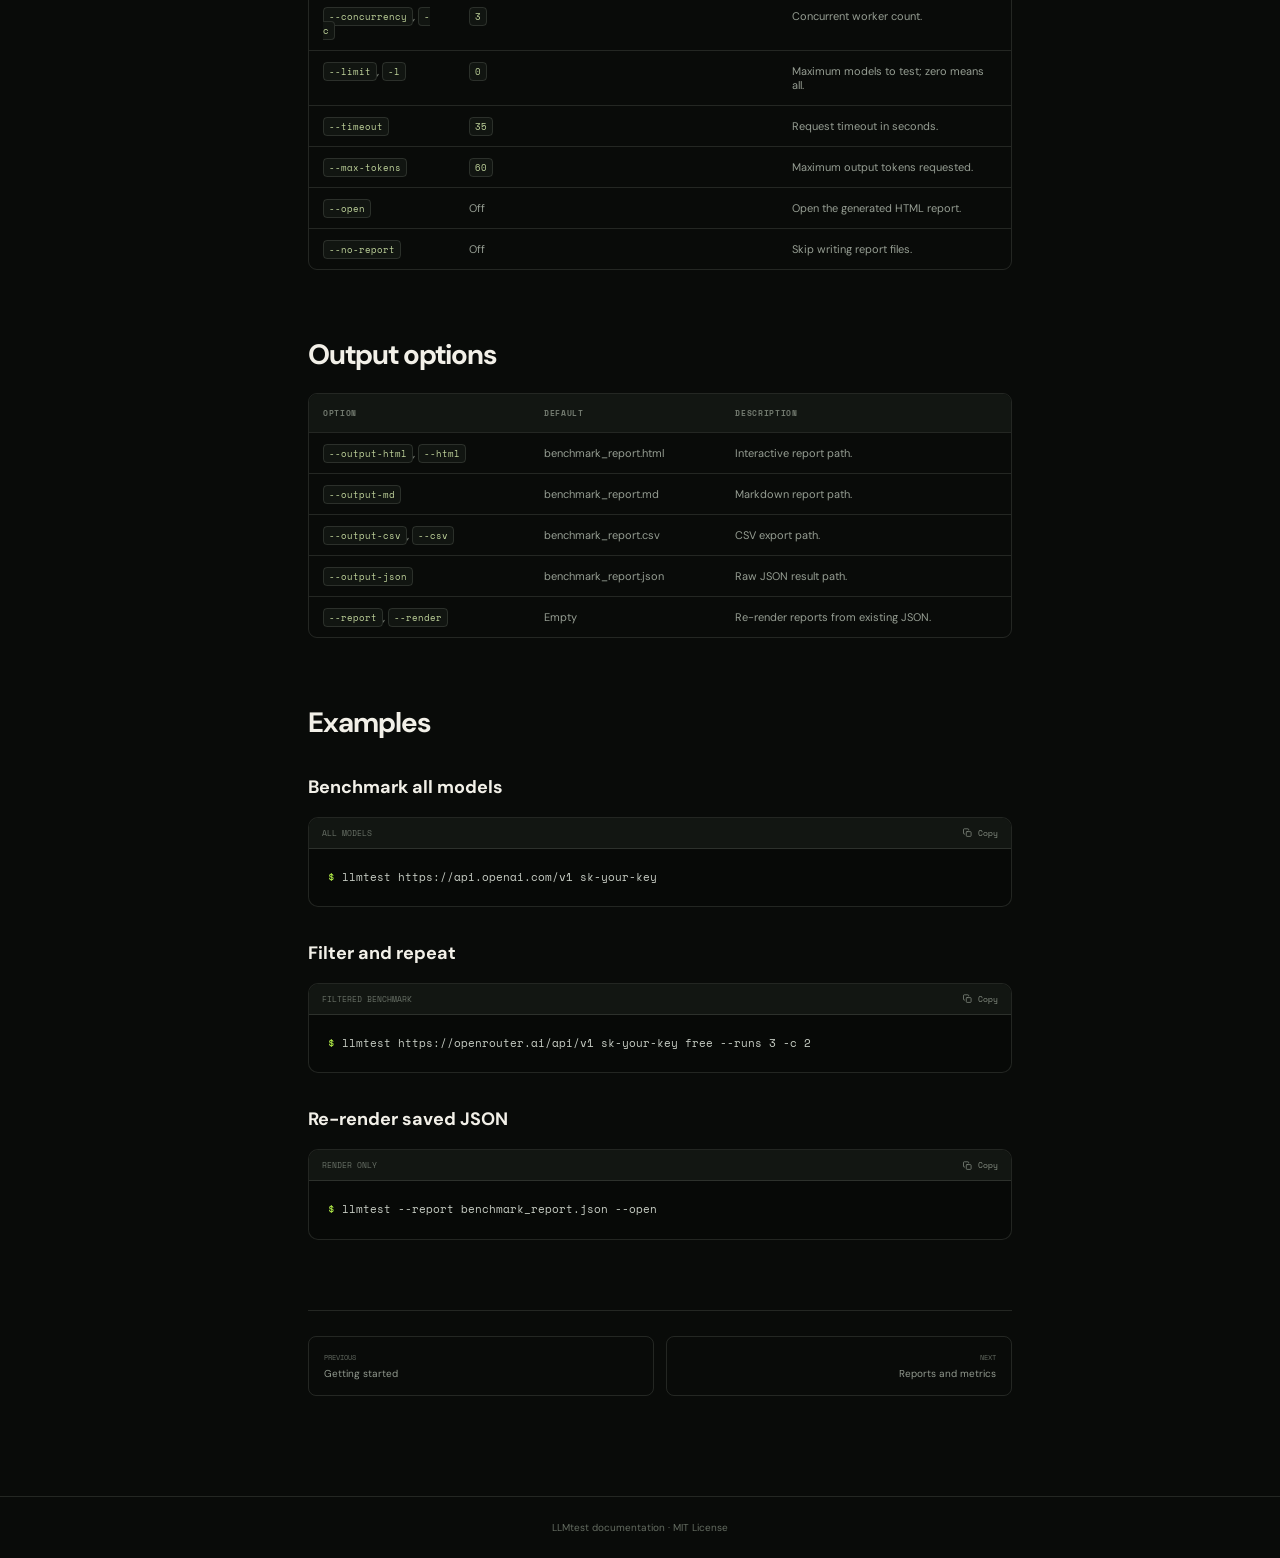
<file: web/docs/cli-reference.html>
<!doctype html>
<html lang="en"><head><meta charset="utf-8"><meta name="viewport" content="width=device-width,initial-scale=1"><meta name="description" content="Complete LLMtest command-line reference."><meta name="keywords" content="LLMtest CLI, command reference, model benchmark flags"><meta name="author" content="Mijanur Rahman"><meta name="robots" content="index, follow"><meta name="theme-color" content="#090b09"><meta name="color-scheme" content="dark"><meta property="og:type" content="article"><meta property="og:site_name" content="LLMtest Docs"><meta property="og:title" content="LLMtest CLI Reference"><meta property="og:description" content="Every LLMtest command, option, alias, default, and example."><meta property="og:url" content="https://mijanlab.github.io/LLMtest/web/docs/cli-reference.html"><meta name="twitter:card" content="summary"><link rel="canonical" href="https://mijanlab.github.io/LLMtest/web/docs/cli-reference.html"><title>CLI Reference — LLMtest Docs</title><link rel="preconnect" href="https://fonts.googleapis.com"><link rel="preconnect" href="https://fonts.gstatic.com" crossorigin><link href="https://fonts.googleapis.com/css2?family=DM+Sans:wght@400;500;600;700&family=Space+Mono:wght@400;700&display=swap" rel="stylesheet"><link rel="stylesheet" href="docs.css"><script src="docs.js" defer></script></head>
<body><a class="skip" href="#content">Skip to content</a>
<header class="docs-header"><div class="header-inner"><a class="brand" href="../../"><svg viewBox="0 0 24 24"><rect x="3" y="3" width="18" height="18" rx="4"/><path d="m7 16 3-8 2 5 3-2 2 5"/></svg><span>LLM<b>test</b><small>Docs</small></span></a><nav class="header-nav"><a href="../../">Website</a><a class="active" href="./">Documentation</a><a class="github-link" href="https://github.com/mijanlab/LLMtest" target="_blank" rel="noreferrer">GitHub</a></nav><button class="mobile-nav" aria-label="Open documentation menu" aria-expanded="false"><svg viewBox="0 0 24 24"><path d="M4 7h16M4 12h16M4 17h16"/></svg></button></div></header>
<div class="docs-shell"><aside class="sidebar"><div class="sidebar-group"><strong>Overview</strong><a href="./">Documentation home</a><a href="getting-started.html">Getting started</a></div><div class="sidebar-group"><strong>Use LLMtest</strong><a class="active" href="cli-reference.html">CLI reference</a><a href="reports.html">Reports and metrics</a><a href="security.html">Security</a></div></aside>
<main class="doc-main" id="content"><div class="breadcrumbs"><a href="./">Docs</a><span>/</span><span>CLI reference</span></div><span class="doc-kicker">Reference</span><h1>Command-line reference.</h1><p class="doc-lede">All commands, positional arguments, options, aliases, and defaults available in LLMtest v1.0.6.</p>
<h2 id="syntax">Syntax</h2><div class="code-block"><div class="code-label"><span>Command structure</span><button class="copy-code"><svg viewBox="0 0 24 24"><rect x="9" y="9" width="12" height="12" rx="2"/><path d="M5 15H4a2 2 0 0 1-2-2V4a2 2 0 0 1 2-2h9a2 2 0 0 1 2 2v1"/></svg><span>Copy</span></button></div><pre>llmtest [endpoint | update | uninstall] [api_key] [model_filter] [options]</pre></div>
<h2 id="positionals">Positional arguments</h2><div class="table-wrap"><table><thead><tr><th>Argument</th><th>Default</th><th>Description</th></tr></thead><tbody><tr><td><code>endpoint</code></td><td>Prompted</td><td>OpenAI-compatible API base URL.</td></tr><tr><td><code>api_key</code></td><td>Prompted</td><td>Bearer token. Optional for unauthenticated local endpoints.</td></tr><tr><td><code>model_filter</code></td><td>Empty</td><td>Case-insensitive substring used to narrow model IDs.</td></tr></tbody></table></div>
<h2 id="connection">Connection and management</h2><div class="table-wrap"><table><thead><tr><th>Option</th><th>Description</th></tr></thead><tbody><tr><td><code>--endpoint</code>, <code>-e</code></td><td>Named alternative to the endpoint positional argument.</td></tr><tr><td><code>--key</code>, <code>-k</code></td><td>Named API-key argument.</td></tr><tr><td><code>--filter</code>, <code>-f</code></td><td>Named model-filter argument.</td></tr><tr><td><code>--version</code>, <code>-v</code></td><td>Print the installed LLMtest version and exit.</td></tr><tr><td><code>--update</code></td><td>Update LLMtest from the GitHub repository.</td></tr><tr><td><code>--uninstall</code></td><td>Remove LLMtest (works for the one-line installer, pipx, and pip installs).</td></tr></tbody></table></div>
<h2 id="options">Benchmark options</h2><div class="table-wrap"><table><thead><tr><th>Option</th><th>Default</th><th>Description</th></tr></thead><tbody><tr><td><code>--prompt</code>, <code>-p</code></td><td>Say hello and describe your purpose in one brief sentence.</td><td>Evaluation prompt sent to each model.</td></tr><tr><td><code>--system</code>, <code>-s</code></td><td>You are a helpful assistant.</td><td>System instruction for the completion.</td></tr><tr><td><code>--runs</code>, <code>-r</code></td><td><code>1</code></td><td>Repeated tests per model.</td></tr><tr><td><code>--concurrency</code>, <code>-c</code></td><td><code>3</code></td><td>Concurrent worker count.</td></tr><tr><td><code>--limit</code>, <code>-l</code></td><td><code>0</code></td><td>Maximum models to test; zero means all.</td></tr><tr><td><code>--timeout</code></td><td><code>35</code></td><td>Request timeout in seconds.</td></tr><tr><td><code>--max-tokens</code></td><td><code>60</code></td><td>Maximum output tokens requested.</td></tr><tr><td><code>--open</code></td><td>Off</td><td>Open the generated HTML report.</td></tr><tr><td><code>--no-report</code></td><td>Off</td><td>Skip writing report files.</td></tr></tbody></table></div>
<h2 id="outputs">Output options</h2><div class="table-wrap"><table><thead><tr><th>Option</th><th>Default</th><th>Description</th></tr></thead><tbody><tr><td><code>--output-html</code>, <code>--html</code></td><td>benchmark_report.html</td><td>Interactive report path.</td></tr><tr><td><code>--output-md</code></td><td>benchmark_report.md</td><td>Markdown report path.</td></tr><tr><td><code>--output-csv</code>, <code>--csv</code></td><td>benchmark_report.csv</td><td>CSV export path.</td></tr><tr><td><code>--output-json</code></td><td>benchmark_report.json</td><td>Raw JSON result path.</td></tr><tr><td><code>--report</code>, <code>--render</code></td><td>Empty</td><td>Re-render reports from existing JSON.</td></tr></tbody></table></div>
<h2 id="examples">Examples</h2><h3 id="all-models">Benchmark all models</h3><div class="code-block"><div class="code-label"><span>All models</span><button class="copy-code"><svg viewBox="0 0 24 24"><rect x="9" y="9" width="12" height="12" rx="2"/><path d="M5 15H4a2 2 0 0 1-2-2V4a2 2 0 0 1 2-2h9a2 2 0 0 1 2 2v1"/></svg><span>Copy</span></button></div><pre><span class="prompt">$</span> llmtest https://api.openai.com/v1 sk-your-key</pre></div>
<h3 id="filtered">Filter and repeat</h3><div class="code-block"><div class="code-label"><span>Filtered benchmark</span><button class="copy-code"><svg viewBox="0 0 24 24"><rect x="9" y="9" width="12" height="12" rx="2"/><path d="M5 15H4a2 2 0 0 1-2-2V4a2 2 0 0 1 2-2h9a2 2 0 0 1 2 2v1"/></svg><span>Copy</span></button></div><pre><span class="prompt">$</span> llmtest https://openrouter.ai/api/v1 sk-your-key free --runs 3 -c 2</pre></div>
<h3 id="render">Re-render saved JSON</h3><div class="code-block"><div class="code-label"><span>Render only</span><button class="copy-code"><svg viewBox="0 0 24 24"><rect x="9" y="9" width="12" height="12" rx="2"/><path d="M5 15H4a2 2 0 0 1-2-2V4a2 2 0 0 1 2-2h9a2 2 0 0 1 2 2v1"/></svg><span>Copy</span></button></div><pre><span class="prompt">$</span> llmtest --report benchmark_report.json --open</pre></div>
<div class="page-nav"><a class="pager-link" href="getting-started.html"><small>Previous</small>Getting started</a><a class="pager-link" href="reports.html"><small>Next</small>Reports and metrics</a></div></main>
<aside class="toc"><strong>On this page</strong><a href="#syntax">Syntax</a><a href="#positionals">Arguments</a><a href="#connection">Connection</a><a href="#options">Options</a><a href="#outputs">Outputs</a><a href="#examples">Examples</a></aside></div>
<footer class="docs-footer">LLMtest documentation · MIT License</footer><div class="toast" role="status">Code copied</div></body></html>
</file>
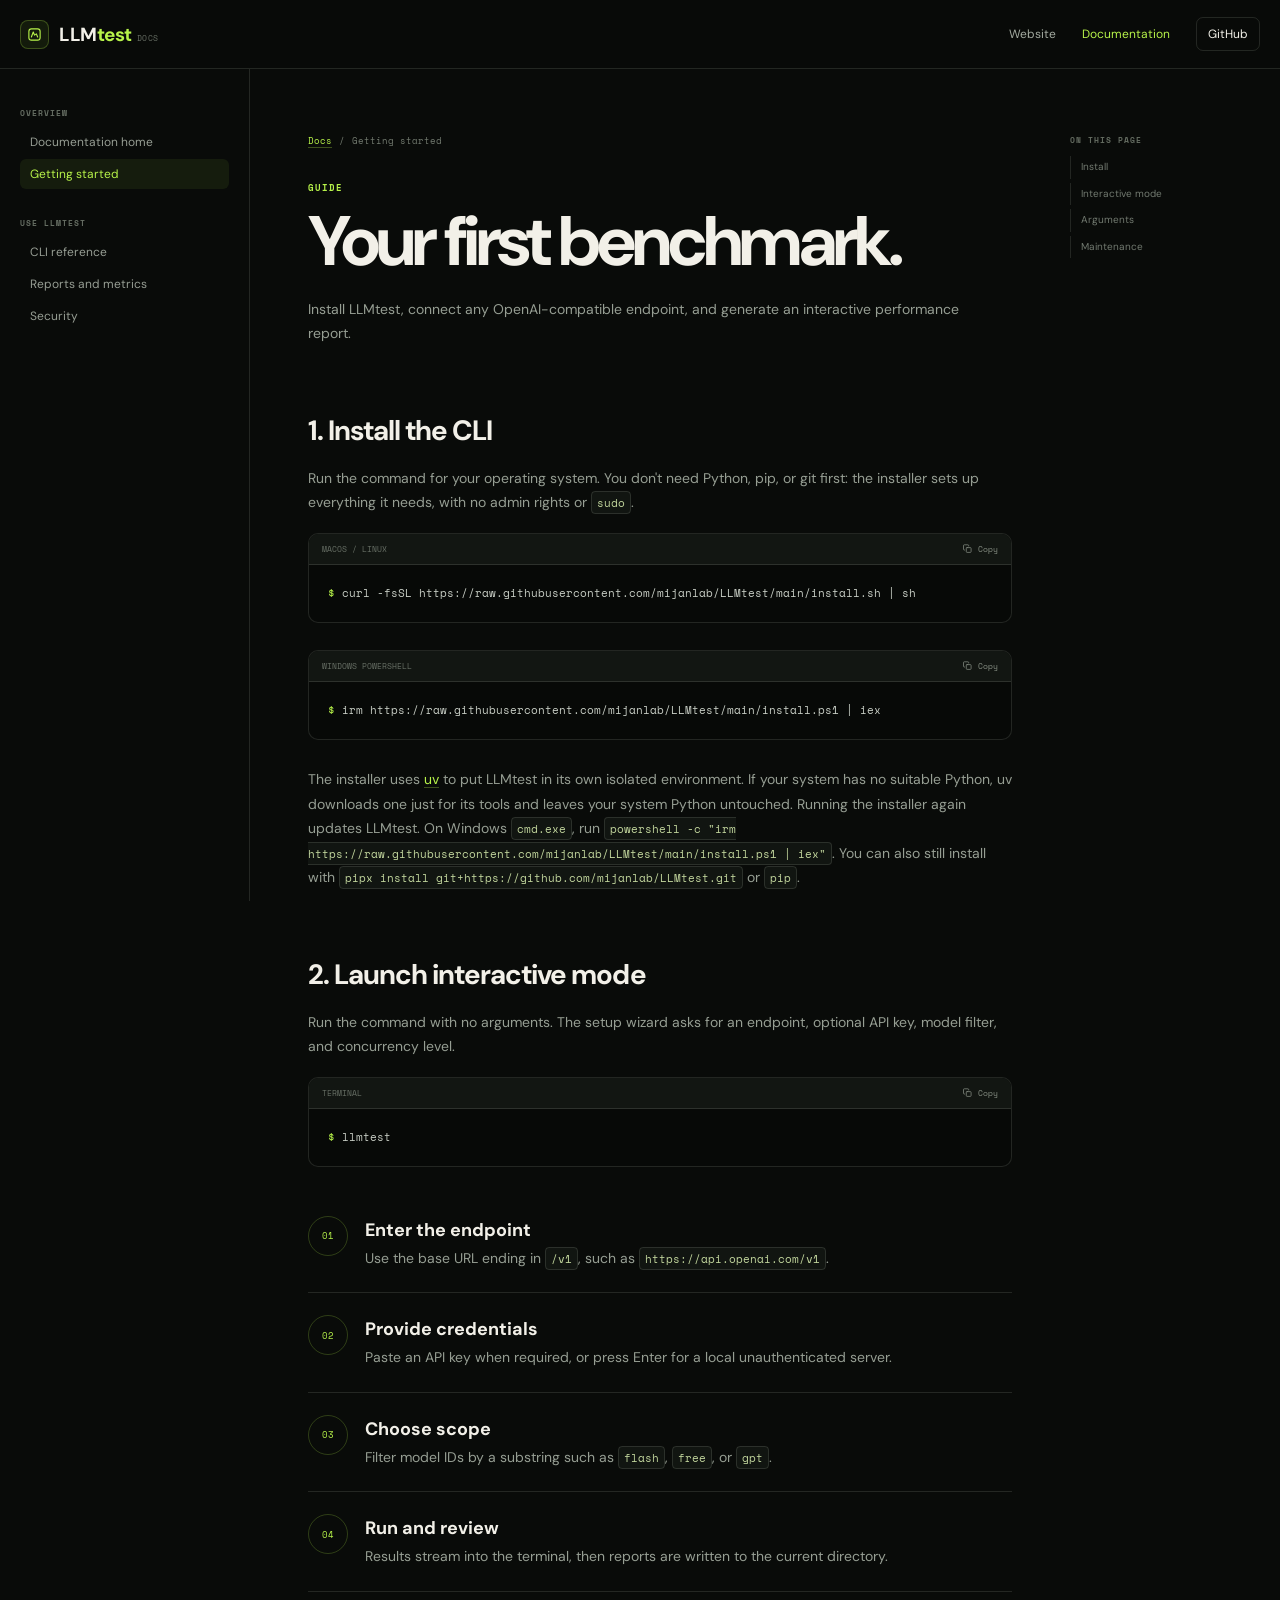
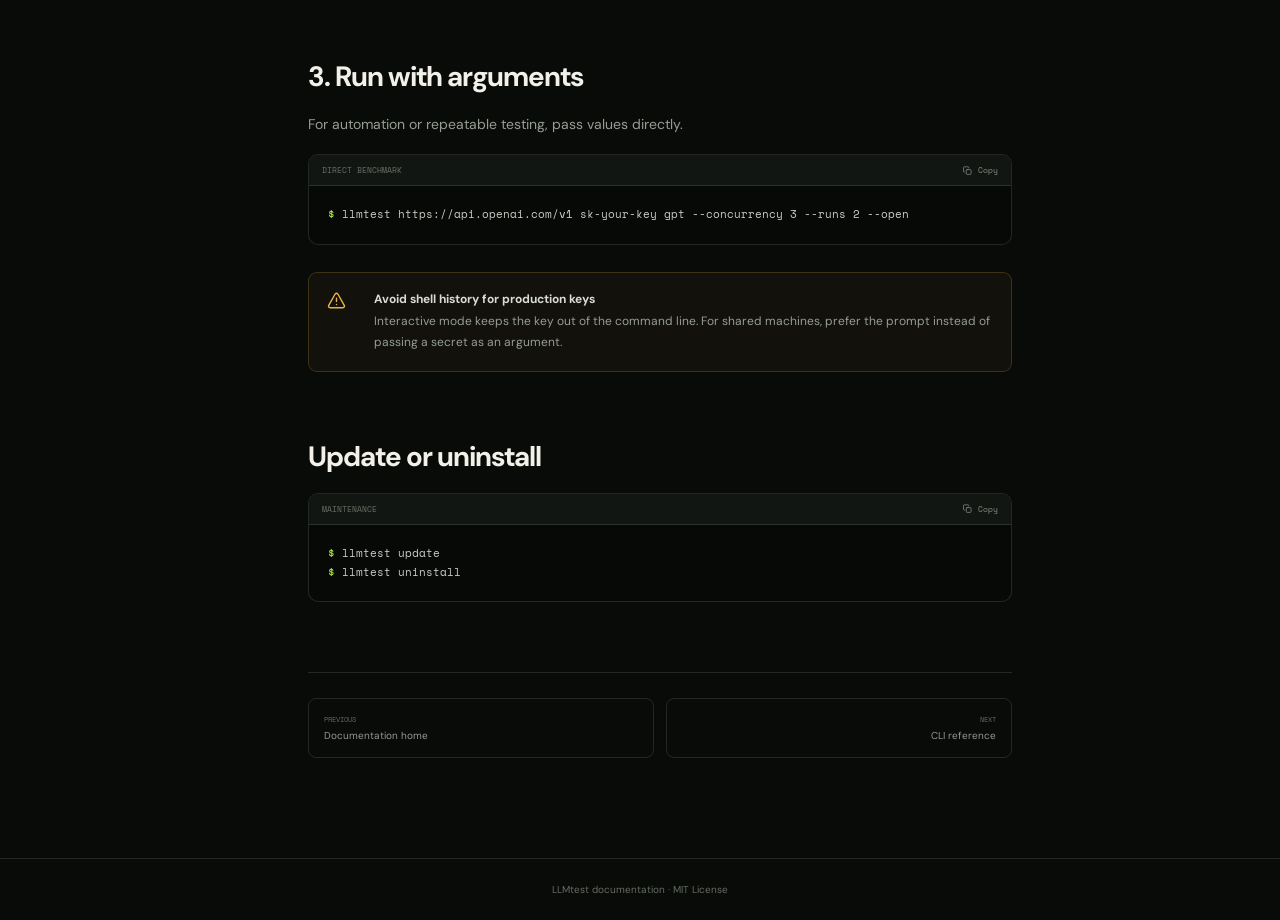
<file: web/docs/getting-started.html>
<!doctype html>
<html lang="en"><head><meta charset="utf-8"><meta name="viewport" content="width=device-width,initial-scale=1"><meta name="description" content="Install LLMtest and run your first model benchmark."><meta name="keywords" content="install LLMtest, LLM benchmark tutorial, OpenAI API benchmark"><meta name="author" content="Mijanur Rahman"><meta name="robots" content="index, follow"><meta name="theme-color" content="#090b09"><meta name="color-scheme" content="dark"><meta property="og:type" content="article"><meta property="og:site_name" content="LLMtest Docs"><meta property="og:title" content="Getting Started with LLMtest"><meta property="og:description" content="Install the CLI and run your first streaming model benchmark."><meta property="og:url" content="https://mijanlab.github.io/LLMtest/web/docs/getting-started.html"><meta name="twitter:card" content="summary"><link rel="canonical" href="https://mijanlab.github.io/LLMtest/web/docs/getting-started.html"><title>Getting Started — LLMtest Docs</title><link rel="preconnect" href="https://fonts.googleapis.com"><link rel="preconnect" href="https://fonts.gstatic.com" crossorigin><link href="https://fonts.googleapis.com/css2?family=DM+Sans:wght@400;500;600;700&family=Space+Mono:wght@400;700&display=swap" rel="stylesheet"><link rel="stylesheet" href="docs.css"><script src="docs.js" defer></script></head>
<body><a class="skip" href="#content">Skip to content</a>
<header class="docs-header"><div class="header-inner"><a class="brand" href="../../"><svg viewBox="0 0 24 24"><rect x="3" y="3" width="18" height="18" rx="4"/><path d="m7 16 3-8 2 5 3-2 2 5"/></svg><span>LLM<b>test</b><small>Docs</small></span></a><nav class="header-nav"><a href="../../">Website</a><a class="active" href="./">Documentation</a><a class="github-link" href="https://github.com/mijanlab/LLMtest" target="_blank" rel="noreferrer">GitHub</a></nav><button class="mobile-nav" aria-label="Open documentation menu" aria-expanded="false"><svg viewBox="0 0 24 24"><path d="M4 7h16M4 12h16M4 17h16"/></svg></button></div></header>
<div class="docs-shell"><aside class="sidebar"><div class="sidebar-group"><strong>Overview</strong><a href="./">Documentation home</a><a class="active" href="getting-started.html">Getting started</a></div><div class="sidebar-group"><strong>Use LLMtest</strong><a href="cli-reference.html">CLI reference</a><a href="reports.html">Reports and metrics</a><a href="security.html">Security</a></div></aside>
<main class="doc-main" id="content"><div class="breadcrumbs"><a href="./">Docs</a><span>/</span><span>Getting started</span></div><span class="doc-kicker">Guide</span><h1>Your first benchmark.</h1><p class="doc-lede">Install LLMtest, connect any OpenAI-compatible endpoint, and generate an interactive performance report.</p>
<h2 id="install">1. Install the CLI</h2><p>Run the command for your operating system. You don't need Python, pip, or git first: the installer sets up everything it needs, with no admin rights or <code>sudo</code>.</p>
<div class="code-block"><div class="code-label"><span>macOS / Linux</span><button class="copy-code"><svg viewBox="0 0 24 24"><rect x="9" y="9" width="12" height="12" rx="2"/><path d="M5 15H4a2 2 0 0 1-2-2V4a2 2 0 0 1 2-2h9a2 2 0 0 1 2 2v1"/></svg><span>Copy</span></button></div><pre><span class="prompt">$</span> curl -fsSL https://raw.githubusercontent.com/mijanlab/LLMtest/main/install.sh | sh</pre></div>
<div class="code-block"><div class="code-label"><span>Windows PowerShell</span><button class="copy-code"><svg viewBox="0 0 24 24"><rect x="9" y="9" width="12" height="12" rx="2"/><path d="M5 15H4a2 2 0 0 1-2-2V4a2 2 0 0 1 2-2h9a2 2 0 0 1 2 2v1"/></svg><span>Copy</span></button></div><pre><span class="prompt">$</span> irm https://raw.githubusercontent.com/mijanlab/LLMtest/main/install.ps1 | iex</pre></div>
<p>The installer uses <a href="https://docs.astral.sh/uv/">uv</a> to put LLMtest in its own isolated environment. If your system has no suitable Python, uv downloads one just for its tools and leaves your system Python untouched. Running the installer again updates LLMtest. On Windows <code>cmd.exe</code>, run <code>powershell -c "irm https://raw.githubusercontent.com/mijanlab/LLMtest/main/install.ps1 | iex"</code>. You can also still install with <code>pipx install git+https://github.com/mijanlab/LLMtest.git</code> or <code>pip</code>.</p>
<h2 id="interactive">2. Launch interactive mode</h2><p>Run the command with no arguments. The setup wizard asks for an endpoint, optional API key, model filter, and concurrency level.</p><div class="code-block"><div class="code-label"><span>Terminal</span><button class="copy-code"><svg viewBox="0 0 24 24"><rect x="9" y="9" width="12" height="12" rx="2"/><path d="M5 15H4a2 2 0 0 1-2-2V4a2 2 0 0 1 2-2h9a2 2 0 0 1 2 2v1"/></svg><span>Copy</span></button></div><pre><span class="prompt">$</span> llmtest</pre></div>
<div class="step-list"><div class="step-card"><div><h3>Enter the endpoint</h3><p>Use the base URL ending in <code>/v1</code>, such as <code>https://api.openai.com/v1</code>.</p></div></div><div class="step-card"><div><h3>Provide credentials</h3><p>Paste an API key when required, or press Enter for a local unauthenticated server.</p></div></div><div class="step-card"><div><h3>Choose scope</h3><p>Filter model IDs by a substring such as <code>flash</code>, <code>free</code>, or <code>gpt</code>.</p></div></div><div class="step-card"><div><h3>Run and review</h3><p>Results stream into the terminal, then reports are written to the current directory.</p></div></div></div>
<h2 id="direct">3. Run with arguments</h2><p>For automation or repeatable testing, pass values directly.</p><div class="code-block"><div class="code-label"><span>Direct benchmark</span><button class="copy-code"><svg viewBox="0 0 24 24"><rect x="9" y="9" width="12" height="12" rx="2"/><path d="M5 15H4a2 2 0 0 1-2-2V4a2 2 0 0 1 2-2h9a2 2 0 0 1 2 2v1"/></svg><span>Copy</span></button></div><pre><span class="prompt">$</span> llmtest https://api.openai.com/v1 sk-your-key gpt --concurrency 3 --runs 2 --open</pre></div>
<div class="callout warn"><svg viewBox="0 0 24 24"><path d="M12 9v4m0 4h.01M10.3 3.7 2.2 18a2 2 0 0 0 1.7 3h16.2a2 2 0 0 0 1.7-3L13.7 3.7a2 2 0 0 0-3.4 0Z"/></svg><div><strong>Avoid shell history for production keys</strong><p>Interactive mode keeps the key out of the command line. For shared machines, prefer the prompt instead of passing a secret as an argument.</p></div></div>
<h2 id="update">Update or uninstall</h2><div class="code-block"><div class="code-label"><span>Maintenance</span><button class="copy-code"><svg viewBox="0 0 24 24"><rect x="9" y="9" width="12" height="12" rx="2"/><path d="M5 15H4a2 2 0 0 1-2-2V4a2 2 0 0 1 2-2h9a2 2 0 0 1 2 2v1"/></svg><span>Copy</span></button></div><pre><span class="prompt">$</span> llmtest update<br><span class="prompt">$</span> llmtest uninstall</pre></div>
<div class="page-nav"><a class="pager-link" href="./"><small>Previous</small>Documentation home</a><a class="pager-link" href="cli-reference.html"><small>Next</small>CLI reference</a></div></main>
<aside class="toc"><strong>On this page</strong><a href="#install">Install</a><a href="#interactive">Interactive mode</a><a href="#direct">Arguments</a><a href="#update">Maintenance</a></aside></div>
<footer class="docs-footer">LLMtest documentation · MIT License</footer><div class="toast" role="status">Code copied</div></body></html>
</file>
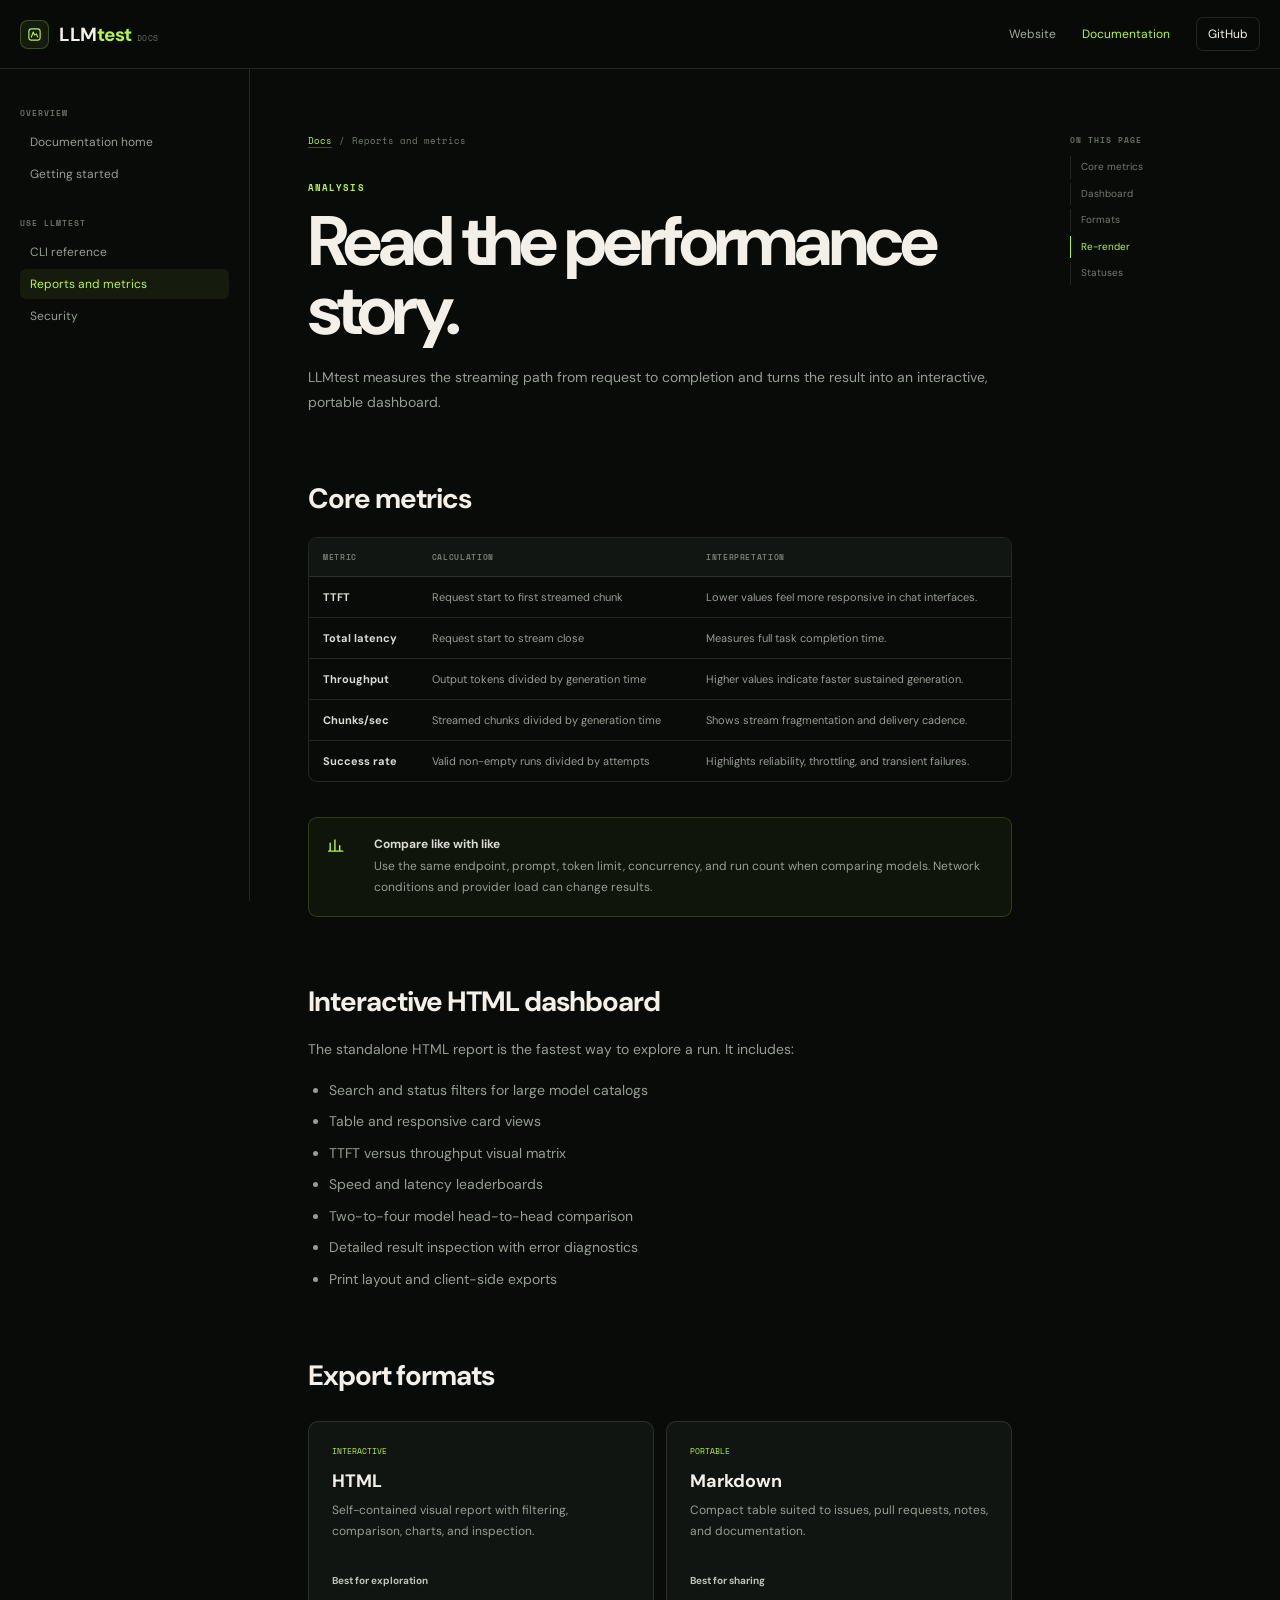
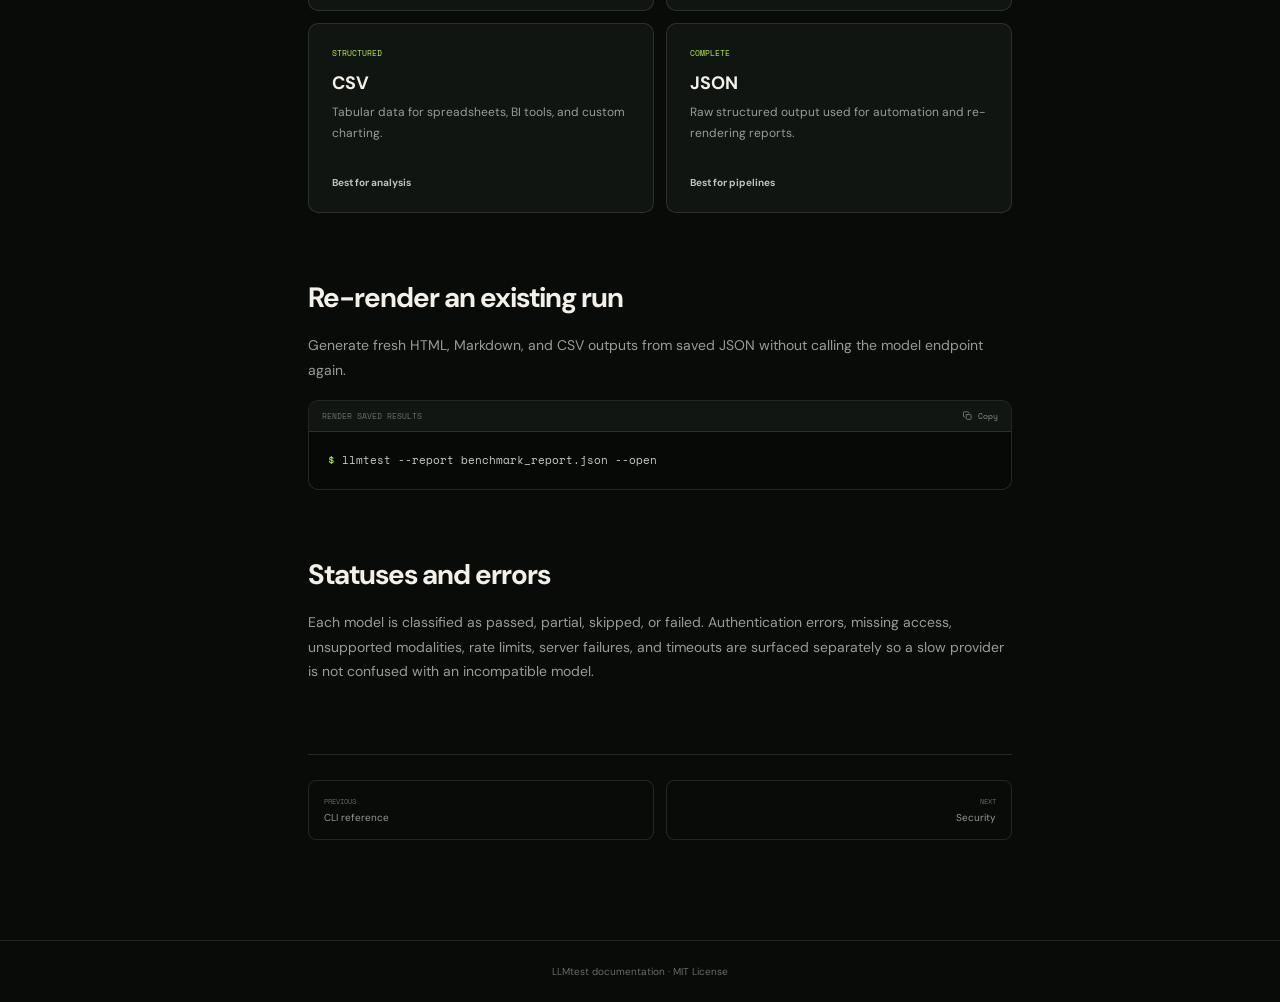
<file: web/docs/reports.html>
<!doctype html>
<html lang="en"><head><meta charset="utf-8"><meta name="viewport" content="width=device-width,initial-scale=1"><meta name="description" content="Understand LLMtest metrics and interactive reports."><meta name="keywords" content="LLM metrics, TTFT, token throughput, latency report, model comparison"><meta name="author" content="Mijanur Rahman"><meta name="robots" content="index, follow"><meta name="theme-color" content="#090b09"><meta name="color-scheme" content="dark"><link rel="icon" href="../favicon.svg" type="image/svg+xml"><meta property="og:type" content="article"><meta property="og:site_name" content="LLMtest Docs"><meta property="og:title" content="LLMtest Reports and Metrics"><meta property="og:description" content="Understand TTFT, throughput, latency, reliability, and report exports."><meta property="og:url" content="https://mijanlab.github.io/LLMtest/web/docs/reports.html"><meta name="twitter:card" content="summary"><link rel="canonical" href="https://mijanlab.github.io/LLMtest/web/docs/reports.html"><title>Reports and Metrics — LLMtest Docs</title><link rel="preconnect" href="https://fonts.googleapis.com"><link rel="preconnect" href="https://fonts.gstatic.com" crossorigin><link href="https://fonts.googleapis.com/css2?family=DM+Sans:wght@400;500;600;700&family=Space+Mono:wght@400;700&display=swap" rel="stylesheet"><link rel="stylesheet" href="docs.css"><script src="docs.js" defer></script></head>
<body><a class="skip" href="#content">Skip to content</a>
<header class="docs-header"><div class="header-inner"><a class="brand" href="../../"><svg viewBox="0 0 24 24"><rect x="3" y="3" width="18" height="18" rx="4"/><path d="m7 16 3-8 2 5 3-2 2 5"/></svg><span>LLM<b>test</b><small>Docs</small></span></a><nav class="header-nav"><a href="../../">Website</a><a class="active" href="./">Documentation</a><a class="github-link" href="https://github.com/mijanlab/LLMtest" target="_blank" rel="noreferrer">GitHub</a></nav><button class="mobile-nav" aria-label="Open documentation menu" aria-expanded="false"><svg viewBox="0 0 24 24"><path d="M4 7h16M4 12h16M4 17h16"/></svg></button></div></header>
<div class="docs-shell"><aside class="sidebar"><div class="sidebar-group"><strong>Overview</strong><a href="./">Documentation home</a><a href="getting-started.html">Getting started</a></div><div class="sidebar-group"><strong>Use LLMtest</strong><a href="cli-reference.html">CLI reference</a><a class="active" href="reports.html">Reports and metrics</a><a href="security.html">Security</a></div></aside>
<main class="doc-main" id="content"><div class="breadcrumbs"><a href="./">Docs</a><span>/</span><span>Reports and metrics</span></div><span class="doc-kicker">Analysis</span><h1>Read the performance story.</h1><p class="doc-lede">LLMtest measures the streaming path from request to completion and turns the result into an interactive, portable dashboard.</p>
<h2 id="metrics">Core metrics</h2><div class="table-wrap"><table><thead><tr><th>Metric</th><th>Calculation</th><th>Interpretation</th></tr></thead><tbody><tr><td><strong>TTFT</strong></td><td>Request start to first streamed chunk</td><td>Lower values feel more responsive in chat interfaces.</td></tr><tr><td><strong>Total latency</strong></td><td>Request start to stream close</td><td>Measures full task completion time.</td></tr><tr><td><strong>Throughput</strong></td><td>Output tokens divided by generation time</td><td>Higher values indicate faster sustained generation.</td></tr><tr><td><strong>Chunks/sec</strong></td><td>Streamed chunks divided by generation time</td><td>Shows stream fragmentation and delivery cadence.</td></tr><tr><td><strong>Success rate</strong></td><td>Valid non-empty runs divided by attempts</td><td>Highlights reliability, throttling, and transient failures.</td></tr></tbody></table></div>
<div class="callout"><svg viewBox="0 0 24 24"><path d="M4 19V9m6 10V5m6 14v-7m4 7H2"/></svg><div><strong>Compare like with like</strong><p>Use the same endpoint, prompt, token limit, concurrency, and run count when comparing models. Network conditions and provider load can change results.</p></div></div>
<h2 id="dashboard">Interactive HTML dashboard</h2><p>The standalone HTML report is the fastest way to explore a run. It includes:</p><ul><li>Search and status filters for large model catalogs</li><li>Table and responsive card views</li><li>TTFT versus throughput visual matrix</li><li>Speed and latency leaderboards</li><li>Two-to-four model head-to-head comparison</li><li>Detailed result inspection with error diagnostics</li><li>Print layout and client-side exports</li></ul>
<h2 id="formats">Export formats</h2><div class="card-grid"><div class="doc-card"><span>Interactive</span><h3>HTML</h3><p>Self-contained visual report with filtering, comparison, charts, and inspection.</p><b>Best for exploration</b></div><div class="doc-card"><span>Portable</span><h3>Markdown</h3><p>Compact table suited to issues, pull requests, notes, and documentation.</p><b>Best for sharing</b></div><div class="doc-card"><span>Structured</span><h3>CSV</h3><p>Tabular data for spreadsheets, BI tools, and custom charting.</p><b>Best for analysis</b></div><div class="doc-card"><span>Complete</span><h3>JSON</h3><p>Raw structured output used for automation and re-rendering reports.</p><b>Best for pipelines</b></div></div>
<h2 id="rerender">Re-render an existing run</h2><p>Generate fresh HTML, Markdown, and CSV outputs from saved JSON without calling the model endpoint again.</p><div class="code-block"><div class="code-label"><span>Render saved results</span><button class="copy-code"><svg viewBox="0 0 24 24"><rect x="9" y="9" width="12" height="12" rx="2"/><path d="M5 15H4a2 2 0 0 1-2-2V4a2 2 0 0 1 2-2h9a2 2 0 0 1 2 2v1"/></svg><span>Copy</span></button></div><pre><span class="prompt">$</span> llmtest --report benchmark_report.json --open</pre></div>
<h2 id="errors">Statuses and errors</h2><p>Each model is classified as passed, partial, skipped, or failed. Authentication errors, missing access, unsupported modalities, rate limits, server failures, and timeouts are surfaced separately so a slow provider is not confused with an incompatible model.</p>
<div class="page-nav"><a class="pager-link" href="cli-reference.html"><small>Previous</small>CLI reference</a><a class="pager-link" href="security.html"><small>Next</small>Security</a></div></main>
<aside class="toc"><strong>On this page</strong><a href="#metrics">Core metrics</a><a href="#dashboard">Dashboard</a><a href="#formats">Formats</a><a href="#rerender">Re-render</a><a href="#errors">Statuses</a></aside></div>
<footer class="docs-footer">LLMtest documentation · MIT License</footer><div class="toast" role="status">Code copied</div></body></html>
</file>
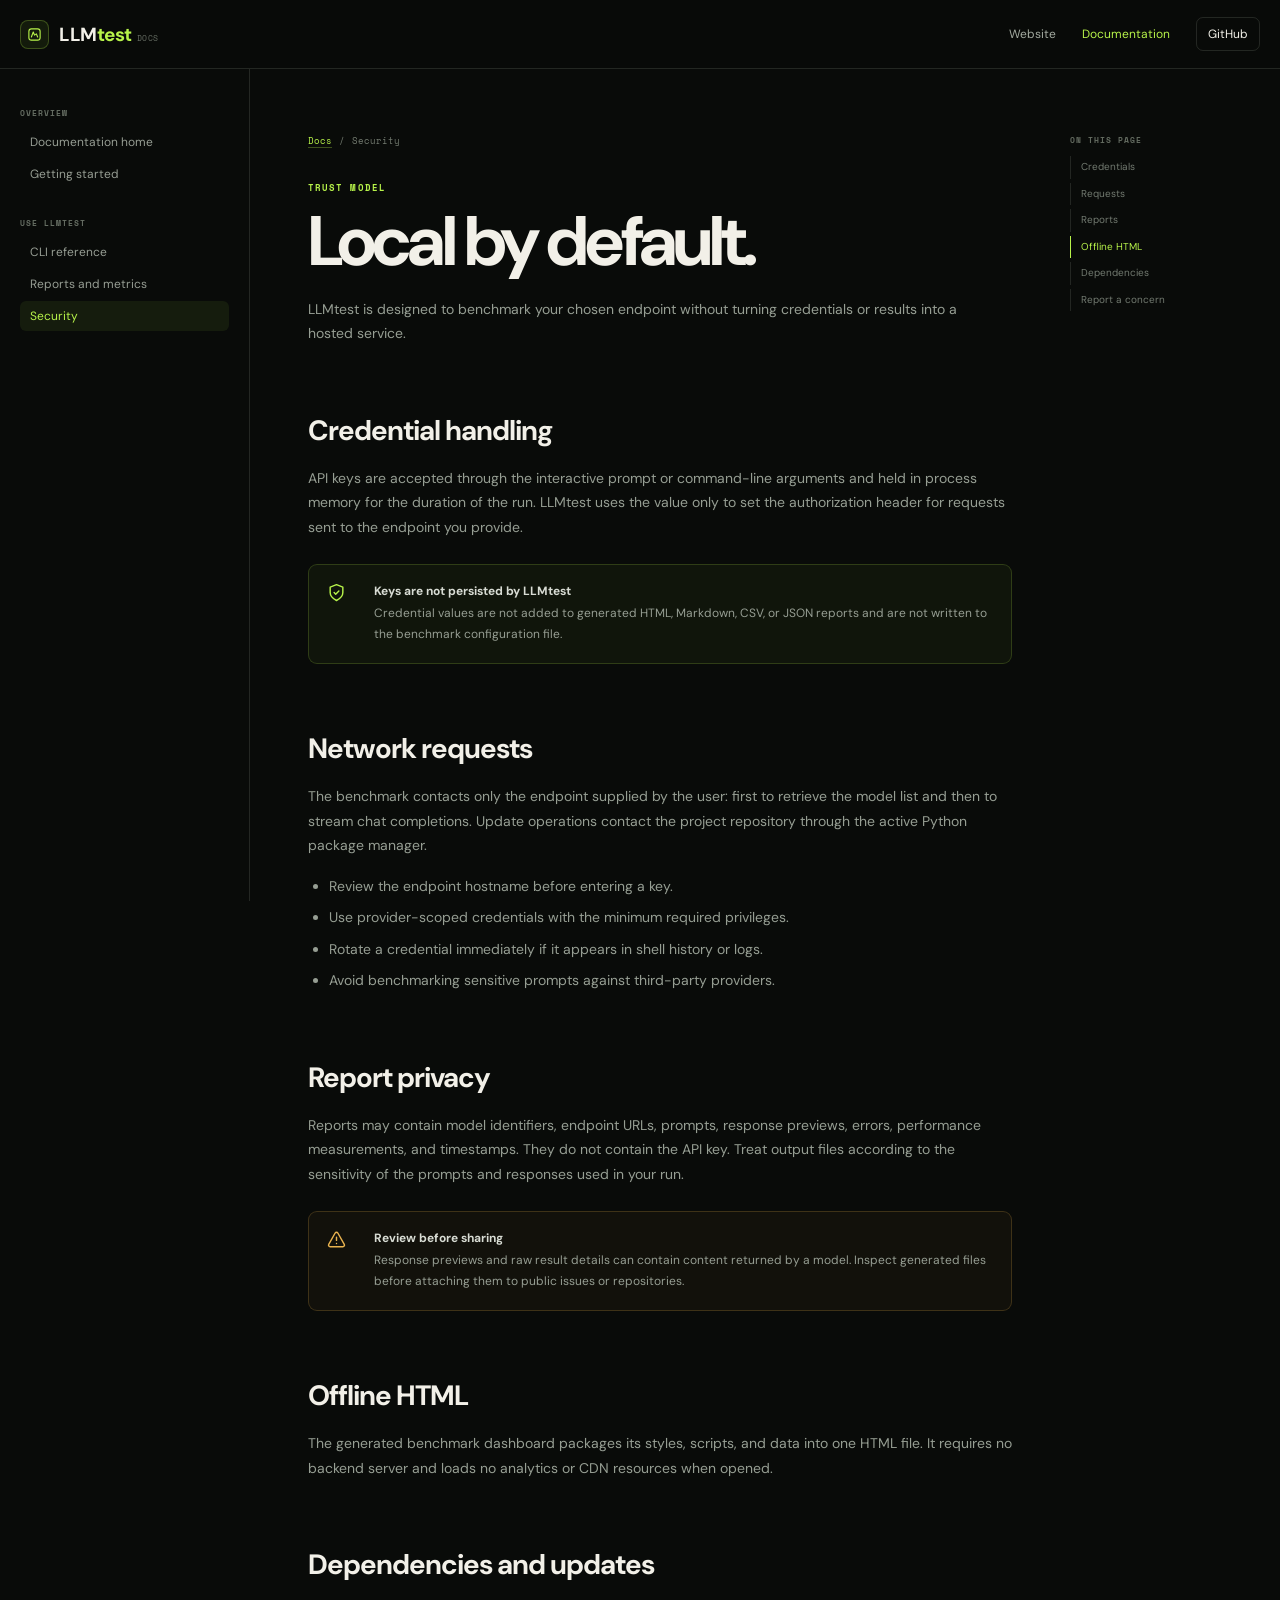
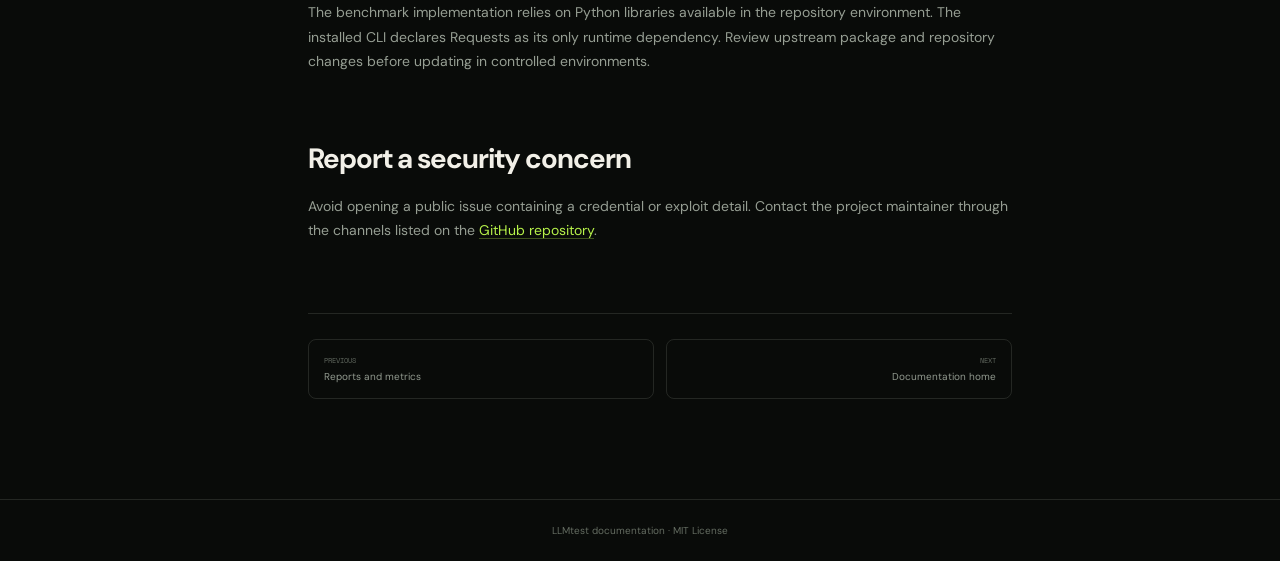
<file: web/docs/security.html>
<!doctype html>
<html lang="en"><head><meta charset="utf-8"><meta name="viewport" content="width=device-width,initial-scale=1"><meta name="description" content="LLMtest security and credential handling documentation."><meta name="keywords" content="LLMtest security, API key privacy, offline benchmark report"><meta name="author" content="Mijanur Rahman"><meta name="robots" content="index, follow"><meta name="theme-color" content="#090b09"><meta name="color-scheme" content="dark"><link rel="icon" href="../favicon.svg" type="image/svg+xml"><meta property="og:type" content="article"><meta property="og:site_name" content="LLMtest Docs"><meta property="og:title" content="LLMtest Security"><meta property="og:description" content="How LLMtest handles API keys, network requests, and local reports."><meta property="og:url" content="https://mijanlab.github.io/LLMtest/web/docs/security.html"><meta name="twitter:card" content="summary"><link rel="canonical" href="https://mijanlab.github.io/LLMtest/web/docs/security.html"><title>Security — LLMtest Docs</title><link rel="preconnect" href="https://fonts.googleapis.com"><link rel="preconnect" href="https://fonts.gstatic.com" crossorigin><link href="https://fonts.googleapis.com/css2?family=DM+Sans:wght@400;500;600;700&family=Space+Mono:wght@400;700&display=swap" rel="stylesheet"><link rel="stylesheet" href="docs.css"><script src="docs.js" defer></script></head>
<body><a class="skip" href="#content">Skip to content</a>
<header class="docs-header"><div class="header-inner"><a class="brand" href="../../"><svg viewBox="0 0 24 24"><rect x="3" y="3" width="18" height="18" rx="4"/><path d="m7 16 3-8 2 5 3-2 2 5"/></svg><span>LLM<b>test</b><small>Docs</small></span></a><nav class="header-nav"><a href="../../">Website</a><a class="active" href="./">Documentation</a><a class="github-link" href="https://github.com/mijanlab/LLMtest" target="_blank" rel="noreferrer">GitHub</a></nav><button class="mobile-nav" aria-label="Open documentation menu" aria-expanded="false"><svg viewBox="0 0 24 24"><path d="M4 7h16M4 12h16M4 17h16"/></svg></button></div></header>
<div class="docs-shell"><aside class="sidebar"><div class="sidebar-group"><strong>Overview</strong><a href="./">Documentation home</a><a href="getting-started.html">Getting started</a></div><div class="sidebar-group"><strong>Use LLMtest</strong><a href="cli-reference.html">CLI reference</a><a href="reports.html">Reports and metrics</a><a class="active" href="security.html">Security</a></div></aside>
<main class="doc-main" id="content"><div class="breadcrumbs"><a href="./">Docs</a><span>/</span><span>Security</span></div><span class="doc-kicker">Trust model</span><h1>Local by default.</h1><p class="doc-lede">LLMtest is designed to benchmark your chosen endpoint without turning credentials or results into a hosted service.</p>
<h2 id="credentials">Credential handling</h2><p>API keys are accepted through the interactive prompt or command-line arguments and held in process memory for the duration of the run. LLMtest uses the value only to set the authorization header for requests sent to the endpoint you provide.</p><div class="callout"><svg viewBox="0 0 24 24"><path d="M12 22s8-4 8-10V5l-8-3-8 3v7c0 6 8 10 8 10Z"/><path d="m9 12 2 2 4-4"/></svg><div><strong>Keys are not persisted by LLMtest</strong><p>Credential values are not added to generated HTML, Markdown, CSV, or JSON reports and are not written to the benchmark configuration file.</p></div></div>
<h2 id="requests">Network requests</h2><p>The benchmark contacts only the endpoint supplied by the user: first to retrieve the model list and then to stream chat completions. Update operations contact the project repository through the active Python package manager.</p><ul><li>Review the endpoint hostname before entering a key.</li><li>Use provider-scoped credentials with the minimum required privileges.</li><li>Rotate a credential immediately if it appears in shell history or logs.</li><li>Avoid benchmarking sensitive prompts against third-party providers.</li></ul>
<h2 id="reports">Report privacy</h2><p>Reports may contain model identifiers, endpoint URLs, prompts, response previews, errors, performance measurements, and timestamps. They do not contain the API key. Treat output files according to the sensitivity of the prompts and responses used in your run.</p><div class="callout warn"><svg viewBox="0 0 24 24"><path d="M12 9v4m0 4h.01M10.3 3.7 2.2 18a2 2 0 0 0 1.7 3h16.2a2 2 0 0 0 1.7-3L13.7 3.7a2 2 0 0 0-3.4 0Z"/></svg><div><strong>Review before sharing</strong><p>Response previews and raw result details can contain content returned by a model. Inspect generated files before attaching them to public issues or repositories.</p></div></div>
<h2 id="offline">Offline HTML</h2><p>The generated benchmark dashboard packages its styles, scripts, and data into one HTML file. It requires no backend server and loads no analytics or CDN resources when opened.</p>
<h2 id="dependencies">Dependencies and updates</h2><p>The benchmark implementation relies on Python libraries available in the repository environment. The installed CLI declares Requests as its only runtime dependency. Review upstream package and repository changes before updating in controlled environments.</p>
<h2 id="reporting">Report a security concern</h2><p>Avoid opening a public issue containing a credential or exploit detail. Contact the project maintainer through the channels listed on the <a href="https://github.com/mijanlab/LLMtest">GitHub repository</a>.</p>
<div class="page-nav"><a class="pager-link" href="reports.html"><small>Previous</small>Reports and metrics</a><a class="pager-link" href="./"><small>Next</small>Documentation home</a></div></main>
<aside class="toc"><strong>On this page</strong><a href="#credentials">Credentials</a><a href="#requests">Requests</a><a href="#reports">Reports</a><a href="#offline">Offline HTML</a><a href="#dependencies">Dependencies</a><a href="#reporting">Report a concern</a></aside></div>
<footer class="docs-footer">LLMtest documentation · MIT License</footer><div class="toast" role="status">Code copied</div></body></html>
</file>
<file: web/styles.css>
:root {
  --ink: #080a09;
  --ink-soft: #101310;
  --panel: #131713;
  --panel-high: #181d18;
  --cream: #f3f1e8;
  --muted: #9da39a;
  --line: rgba(230, 239, 224, .12);
  --lime: #b7f34a;
  --lime-bright: #caff5a;
  --green: #55d98a;
  --blue: #79b8ff;
  --font-sans: "DM Sans", system-ui, sans-serif;
  --font-mono: "Space Mono", "Courier New", monospace;
}

* { box-sizing: border-box; }
html { scroll-behavior: smooth; }
body { margin: 0; overflow-x: hidden; background: var(--ink); color: var(--cream); font-family: var(--font-sans); -webkit-font-smoothing: antialiased; }
body::before { content: ""; position: fixed; inset: 0; z-index: -1; pointer-events: none; opacity: .035; background-image: url("data:image/svg+xml,%3Csvg viewBox='0 0 180 180' xmlns='http://www.w3.org/2000/svg'%3E%3Cfilter id='n'%3E%3CfeTurbulence type='fractalNoise' baseFrequency='.9' numOctaves='3' stitchTiles='stitch'/%3E%3C/filter%3E%3Crect width='100%25' height='100%25' filter='url(%23n)' opacity='.7'/%3E%3C/svg%3E"); }
.scroll-progress { position:fixed; z-index:300; top:0; left:0; width:100%; height:2px; pointer-events:none; }
.scroll-progress i { display:block; width:var(--scroll,0%); height:100%; background:linear-gradient(90deg,#628b2d,var(--lime)); box-shadow:0 0 12px rgba(183,243,74,.45); transition:width .08s linear; }
a { color: inherit; text-decoration: none; }
button { font: inherit; }
svg { width: 1.2em; height: 1.2em; fill: none; stroke: currentColor; stroke-width: 1.8; stroke-linecap: round; stroke-linejoin: round; }
.svg-sprite { position: absolute; width: 0; height: 0; overflow: hidden; }
.container { width: min(1120px, calc(100% - 48px)); margin-inline: auto; }
.skip-link { position: fixed; z-index: 1000; top: 12px; left: 12px; padding: 10px 14px; transform: translateY(-150%); background: var(--lime); color: var(--ink); border-radius: 6px; }
.skip-link:focus { transform: none; }

.site-header { position: absolute; z-index: 100; top: 0; left: 0; width: 100%; border-bottom: 1px solid rgba(255,255,255,.07); }
.site-header.scrolled { position: fixed; background: rgba(8,10,9,.84); backdrop-filter: blur(18px); animation: slideDown .35s ease both; }
.nav-wrap { min-height: 70px; display: flex; align-items: center; justify-content: space-between; }
.brand { display: inline-flex; align-items: center; gap: 10px; font-size: 21px; font-weight: 700; letter-spacing: -.6px; }
.brand > span:last-child > span { color: var(--lime); }
.brand-mark { display: grid; width: 34px; height: 34px; place-items: center; border: 1px solid rgba(183,243,74,.28); border-radius: 9px; background: rgba(183,243,74,.08); color: var(--lime); }
.brand-mark svg { width: 22px; height: 22px; }
.brand-mark svg path:first-child { fill: rgba(183,243,74,.08); }
.site-nav { display: flex; align-items: center; gap: 34px; color: #b6bbb3; font-size: 14px; font-weight: 500; }
.site-nav a { transition: color .2s ease; }
.site-nav a:hover { color: var(--cream); }
.site-nav .nav-github { display: inline-flex; align-items: center; gap: 8px; padding: 9px 14px; border: 1px solid var(--line); border-radius: 8px; color: var(--cream); }
.site-nav .nav-github:hover { border-color: rgba(183,243,74,.45); background: rgba(183,243,74,.06); }
.menu-button { display: none; padding: 5px; border: 0; background: transparent; color: var(--cream); }
.menu-close { display: none; }

.hero { position: relative; min-height: 760px; padding: 145px 0 90px; overflow: hidden; background-image: linear-gradient(rgba(255,255,255,.025) 1px, transparent 1px), linear-gradient(90deg, rgba(255,255,255,.025) 1px, transparent 1px); background-size: 64px 64px; }
.hero::after { content: ""; position: absolute; inset: auto 0 0; height: 180px; background: linear-gradient(transparent, var(--ink)); pointer-events: none; }
.hero-glow { position: absolute; border-radius: 50%; filter: blur(20px); pointer-events: none; }
.hero-glow-a { top: -280px; left: 40%; width: 700px; height: 560px; background: radial-gradient(circle, rgba(183,243,74,.12), transparent 66%); }
.hero-glow-b { right: -350px; bottom: -100px; width: 650px; height: 650px; background: radial-gradient(circle, rgba(55,120,82,.16), transparent 68%); }
.hero-grid { position: relative; z-index: 2; display: grid; grid-template-columns: .88fr 1.12fr; gap: 54px; align-items: center; }
.eyebrow, .kicker { color: var(--lime); font-family: var(--font-mono); font-size: 11px; font-weight: 700; letter-spacing: .14em; text-transform: uppercase; }
.eyebrow { display: inline-flex; align-items: center; gap: 9px; padding: 8px 11px; border: 1px solid rgba(183,243,74,.2); border-radius: 99px; background: rgba(183,243,74,.05); }
.eyebrow span { width: 6px; height: 6px; border-radius: 50%; background: var(--lime); box-shadow: 0 0 10px var(--lime); animation: pulse 2s infinite; }
h1 { max-width: 600px; margin: 23px 0 20px; font-size: clamp(48px, 5vw, 72px); line-height: .97; letter-spacing: -.06em; }
h1 em { color: var(--lime); font-style: normal; }
.hero-lede { max-width: 530px; margin: 0; color: #a9afa6; font-size: 17px; line-height: 1.62; }
.hero-actions { display: flex; flex-wrap: wrap; gap: 12px; margin: 34px 0 28px; }
.button { min-height: 48px; display: inline-flex; align-items: center; justify-content: center; gap: 10px; padding: 0 19px; border-radius: 8px; font-size: 14px; font-weight: 700; transition: transform .2s ease, box-shadow .2s ease, background .2s ease; }
.button:hover { transform: translateY(-2px); }
.button-primary { background: var(--lime); color: #11150c; box-shadow: 0 10px 35px rgba(183,243,74,.12); }
.button-primary:hover { background: var(--lime-bright); box-shadow: 0 14px 40px rgba(183,243,74,.2); }
.button-secondary { border: 1px solid var(--line); background: rgba(255,255,255,.025); }
.button-secondary:hover { background: rgba(255,255,255,.06); }
.proof-row { display: flex; flex-wrap: wrap; gap: 21px; color: #858c82; font-size: 12px; }
.proof-row span { display: inline-flex; align-items: center; gap: 5px; }
.proof-row svg { width: 14px; color: var(--lime); }

.hero-visual { position: relative; min-width: 0; perspective: 1200px; }
.app-window { position: relative; overflow: hidden; border: 1px solid rgba(220,235,213,.16); border-radius: 14px; background: #0c0f0c; box-shadow: 0 38px 90px rgba(0,0,0,.55), 0 0 0 1px rgba(0,0,0,.8); transform: rotateY(-4deg) rotateX(1.5deg); }
.app-window::after { content:""; position:absolute; inset:0; pointer-events:none; background:linear-gradient(110deg,transparent 25%,rgba(255,255,255,.035) 45%,transparent 65%); transform:translateX(-120%); animation:screenSheen 7s 2s ease-in-out infinite; }
.window-bar { height: 48px; display: flex; align-items: center; justify-content: space-between; padding: 0 16px; border-bottom: 1px solid var(--line); background: #111511; color: #70776e; font-family: var(--font-mono); font-size: 9px; }
.window-dots { display: flex; gap: 5px; }
.window-dots i { width: 7px; height: 7px; border-radius: 50%; background: #394039; }
.window-dots i:first-child { background: #72805f; }
.live-pill { display: flex; align-items: center; gap: 6px; color: #90978e; }
.live-pill i, .run-status i { width: 6px; height: 6px; border-radius: 50%; background: var(--green); box-shadow: 0 0 8px var(--green); }
.window-body { padding: 23px; }
.dash-heading { display: flex; align-items: end; justify-content: space-between; margin-bottom: 17px; }
.dash-heading div:first-child { display: flex; flex-direction: column; gap: 4px; }
.dash-heading span, .metric-card > span { color: #697067; font-family: var(--font-mono); font-size: 8px; letter-spacing: .12em; }
.dash-heading strong { font-size: 17px; }
.dash-meta { color: #667064; font-size: 9px; }
.metric-cards { display: grid; grid-template-columns: repeat(3, 1fr); gap: 8px; }
.metric-card { min-width: 0; padding: 12px; border: 1px solid var(--line); border-radius: 8px; background: #111511; }
.metric-card.accent { border-color: rgba(183,243,74,.25); background: linear-gradient(145deg, rgba(183,243,74,.1), #111511 60%); }
.metric-card strong { display: flex; align-items: baseline; gap: 4px; margin: 6px 0 2px; font-family: var(--font-mono); font-size: 19px; }
.metric-card strong b { font-weight: 700; }
.metric-card strong small { color: #81887f; font-size: 8px; }
.metric-card em { display: block; overflow: hidden; color: #727a70; font-size: 8px; font-style: normal; text-overflow: ellipsis; white-space: nowrap; }
.chart-panel { margin-top: 9px; padding: 14px; border: 1px solid var(--line); border-radius: 8px; background: #101410; }
.chart-top { display: flex; justify-content: space-between; margin-bottom: 14px; font-size: 10px; font-weight: 600; }
.chart-top small { color: #687066; font-size: 8px; font-weight: 400; }
.bar-row { display: grid; grid-template-columns: 96px 1fr 28px; gap: 9px; align-items: center; margin: 10px 0; color: #899087; font-family: var(--font-mono); font-size: 7px; }
.bar-row > div { height: 6px; overflow: hidden; border-radius: 99px; background: #1f251f; }
.bar-row i { display: block; width: var(--bar); height: 100%; border-radius: inherit; background: linear-gradient(90deg, #4d7426, var(--lime)); transform-origin: left; animation: growBar 1.3s .7s cubic-bezier(.2,.75,.25,1) both; }
.bar-row b { color: #bbc3b7; text-align: right; }
.run-status { display: flex; align-items: center; justify-content: space-between; margin-top: 9px; padding: 10px 12px; border: 1px solid rgba(85,217,138,.14); border-radius: 7px; background: rgba(85,217,138,.04); color: #8e968b; font-size: 8px; }
.run-status span { display: flex; align-items: center; gap: 7px; }
.run-status code { color: var(--lime); font-family: var(--font-mono); }
.visual-orbit { position: absolute; border: 1px solid rgba(183,243,74,.09); border-radius: 50%; }
.orbit-one { top: -80px; right: -70px; width: 240px; height: 240px; animation: spin 16s linear infinite; }
.orbit-one::after { content: ""; position: absolute; top: 20%; left: 4px; width: 7px; height: 7px; border-radius: 50%; background: var(--lime); box-shadow: 0 0 14px var(--lime); }
.orbit-two { bottom: -80px; left: -75px; width: 190px; height: 190px; animation: spin 12s linear infinite reverse; }
.floating-tag { position: absolute; z-index: 4; display: flex; align-items: center; gap: 9px; min-width: 130px; padding: 10px 12px; border: 1px solid rgba(220,235,213,.16); border-radius: 9px; background: rgba(18,23,18,.92); box-shadow: 0 15px 40px rgba(0,0,0,.32); backdrop-filter: blur(10px); font-family: var(--font-mono); font-size: 10px; animation: float 4s ease-in-out infinite; }
.floating-tag svg { width: 18px; color: var(--lime); }
.floating-tag span { display: flex; flex-direction: column; gap: 2px; }
.floating-tag small { color: #687066; font-size: 6px; letter-spacing: .14em; }
.tag-speed { top: 29%; right: -37px; }
.tag-secure { bottom: 9%; left: -28px; animation-delay: -2s; }

.trust-strip { position: relative; z-index: 3; border-block: 1px solid var(--line); background: #0b0e0b; }
.trust-grid { display: grid; grid-template-columns: repeat(4, 1fr); }
.trust-grid > div { padding: 34px; text-align: center; border-right: 1px solid var(--line); }
.trust-grid > div:last-child { border-right: 0; }
.trust-grid strong { font-family: var(--font-mono); font-size: 25px; }
.trust-grid p { margin: 5px 0 0; color: #777e74; font-size: 11px; }
.section { padding: 120px 0; }
.section-heading { display: flex; align-items: end; justify-content: space-between; gap: 70px; margin-bottom: 52px; }
.section-heading h2, .workflow h2, .quickstart h2 { margin: 11px 0 0; font-size: clamp(38px, 4.5vw, 60px); line-height: 1.03; letter-spacing: -.052em; }
.section-heading > p { max-width: 445px; margin: 0; color: var(--muted); line-height: 1.65; }

.features { background: linear-gradient(180deg, var(--ink), #0b0e0b); }
.feature-grid { display: grid; grid-template-columns: 1fr 1fr; gap: 14px; }
.feature-card { position: relative; min-height: 330px; overflow: hidden; padding: 34px; border: 1px solid var(--line); border-radius: 14px; background: var(--panel); transition: transform .25s ease, border-color .25s ease; }
.feature-card:hover { transform: translateY(-4px); border-color: rgba(183,243,74,.25); }
.feature-wide { display: grid; grid-template-columns: .9fr 1.1fr; gap: 30px; align-items: center; }
.feature-icon { width: 39px; height: 39px; display: grid; place-items: center; margin-bottom: 35px; border: 1px solid rgba(183,243,74,.19); border-radius: 9px; background: rgba(183,243,74,.07); color: var(--lime); }
.feature-icon svg { width: 19px; }
.feature-card h3 { margin: 0 0 10px; font-size: 23px; letter-spacing: -.025em; }
.feature-card p { max-width: 430px; margin: 0; color: #8e958b; font-size: 14px; line-height: 1.65; }
.latency-visual { align-self: end; padding: 20px; border: 1px solid var(--line); border-radius: 10px; background: #0e120e; }
.latency-labels, .latency-values { display: flex; justify-content: space-between; color: #7c8379; font-family: var(--font-mono); font-size: 7px; }
.latency-line { position: relative; height: 2px; display: flex; align-items: center; justify-content: space-between; margin: 20px 6px 16px; background: #354033; }
.latency-line b { position: absolute; left: 0; width: 58%; height: 100%; background: var(--lime); box-shadow: 0 0 8px rgba(183,243,74,.5); }
.latency-line i { z-index: 2; width: 8px; height: 8px; border: 2px solid #737b70; border-radius: 50%; background: #0e120e; }
.latency-line i:first-child, .latency-line i:nth-child(2) { border-color: var(--lime); }
.latency-values span:nth-child(2) { color: var(--lime); }
.model-stack { margin-top: 42px; }
.model-stack span { position: relative; display: flex; justify-content: space-between; margin-top: -1px; padding: 11px 12px; border: 1px solid var(--line); border-radius: 6px; background: #0f130f; color: #aab1a7; font-family: var(--font-mono); font-size: 8px; }
.model-stack span:nth-child(2) { transform: translateX(8px); }
.model-stack span:nth-child(3) { transform: translateX(16px); }
.model-stack b { color: var(--green); font-size: 6px; letter-spacing: .12em; }
.report-types { display: grid; grid-template-columns: repeat(4, 1fr); gap: 7px; margin-top: 55px; }
.report-types span { aspect-ratio: 1.3; display: grid; place-items: center; border: 1px solid var(--line); border-radius: 7px; background: #0f130f; color: #777f74; font-family: var(--font-mono); font-size: 9px; transition: color .2s, border-color .2s; }
.feature-card:hover .report-types span { color: var(--lime); border-color: rgba(183,243,74,.2); }
.privacy-card { background: radial-gradient(circle at 85% 50%, rgba(183,243,74,.08), transparent 35%), var(--panel); }
.privacy-visual { position: relative; display: grid; place-items: center; min-height: 240px; }
.shield-ring { width: 155px; height: 155px; display: grid; place-items: center; border: 1px solid rgba(183,243,74,.1); border-radius: 50%; box-shadow: 0 0 0 27px rgba(183,243,74,.025), 0 0 0 54px rgba(183,243,74,.015); }
.shield-ring span { width: 65px; height: 65px; display: grid; place-items: center; border: 1px solid rgba(183,243,74,.34); border-radius: 18px; background: rgba(183,243,74,.1); color: var(--lime); animation: shieldPulse 3s ease-in-out infinite; }
.shield-ring svg { width: 31px; height: 31px; }
.privacy-label { position: absolute; bottom: 5px; display: flex; align-items: center; gap: 7px; padding: 8px 10px; border: 1px solid var(--line); border-radius: 6px; background: #101410; color: #979e94; font-size: 9px; }
.privacy-label i { width: 6px; height: 6px; border-radius: 50%; background: var(--green); box-shadow: 0 0 8px var(--green); }

.workflow { border-block: 1px solid var(--line); background: #0e110e; }
.workflow-grid { display: grid; grid-template-columns: .8fr 1.2fr; gap: 100px; align-items: center; }
.workflow-copy > p { max-width: 460px; margin: 22px 0 38px; color: var(--muted); line-height: 1.7; }
.steps { position: relative; margin: 0; padding: 0; list-style: none; }
.steps::before { content: ""; position: absolute; top: 27px; bottom: 27px; left: 20px; width: 1px; background: var(--line); }
.steps li { position: relative; display: flex; align-items: center; gap: 16px; margin: 12px 0; color: #676e65; }
.steps li > span { z-index: 1; width: 41px; height: 41px; display: grid; place-items: center; flex: 0 0 auto; border: 1px solid var(--line); border-radius: 50%; background: #0e110e; font-family: var(--font-mono); font-size: 9px; }
.steps strong { color: #a3aaa0; font-size: 14px; }
.steps p { margin: 2px 0 0; font-size: 11px; }
.steps li.active > span { border-color: var(--lime); background: var(--lime); color: #0d1109; }
.steps li.active strong { color: var(--cream); }
.terminal { position:relative; overflow: hidden; border: 1px solid rgba(220,235,213,.15); border-radius: 12px; background: #080b08; box-shadow: 0 35px 80px rgba(0,0,0,.28); }
.terminal::after { content:""; position:absolute; inset:46px 0 auto; height:70px; pointer-events:none; opacity:.25; background:linear-gradient(transparent,rgba(183,243,74,.035),transparent); animation:terminalScan 5s linear infinite; }
.terminal-bar { height: 46px; display: flex; align-items: center; justify-content: space-between; padding: 0 16px; border-bottom: 1px solid var(--line); background: #151915; color: #747c72; font-family: var(--font-mono); font-size: 8px; }
.terminal-bar div { display: flex; gap: 6px; }
.terminal-bar i { width: 8px; height: 8px; border-radius: 50%; background: #3c433b; }
.terminal-bar i:first-child { background: #707d5e; }
.terminal-bar small { font-size: 7px; }
.terminal-controls button { display:flex; align-items:center; gap:4px; padding:5px 7px; border:1px solid transparent; border-radius:5px; background:transparent; color:#727a70; font-family:var(--font-mono); font-size:7px; cursor:pointer; }
.terminal-controls button:hover { border-color:var(--line); color:var(--lime); background:rgba(183,243,74,.04); }
.terminal-controls svg { width:11px; height:11px; }
.terminal-body { min-height: 450px; padding: 27px 31px 24px; color: #b9c0b6; font-family: var(--font-mono); font-size: 11px; line-height: 1.8; }
.terminal-body p { display: flex; align-items: center; margin: 7px 0; white-space: nowrap; }
.prompt, .ok, .terminal-body b { color: var(--lime); }
.prompt { margin-right: 9px; }
.term-icon { display: inline-flex; margin-right: 7px; }
.term-icon svg { width: 12px; height: 12px; }
.muted, .dim { color: #596057; }
.term-rule { height: 1px; margin: 18px 0; background: linear-gradient(90deg, var(--line), transparent); }
.dots { min-width: 10px; flex: 1; height: 1px; margin: 0 9px; border-top: 1px dotted #363d35; }
.file-line { padding-left: 20px; }
.terminal-form { display:flex; align-items:center; gap:9px; margin-top:17px; padding-top:15px; border-top:1px solid var(--line); }
.terminal-form label { margin:0; }
.terminal-form input { min-width:0; flex:1; padding:7px 0; border:0; outline:0; background:transparent; color:#c8cec5; caret-color:var(--lime); font-family:var(--font-mono); font-size:10px; }
.terminal-form input::placeholder { color:#434a42; }
.terminal-form button { display:flex; align-items:center; gap:5px; padding:6px 9px; border:1px solid rgba(183,243,74,.2); border-radius:5px; background:rgba(183,243,74,.07); color:var(--lime); font-family:var(--font-mono); font-size:7px; cursor:pointer; }
.terminal-form button:hover { background:rgba(183,243,74,.13); }
.terminal-form button svg { width:11px; }
.terminal-body .terminal-hint { margin:5px 0 0; color:#484f47; font-size:7px; white-space:normal; }
.term-new { animation:termIn .32s ease both; }
.term-error { color:#e5a36d; }
.term-command { color:#d8ddd5; }

.metrics { background: var(--ink); }
.metrics-grid { display: grid; grid-template-columns: repeat(3, 1fr); border: 1px solid var(--line); border-radius: 14px; overflow: hidden; }
.metric-definition { position: relative; min-width: 0; min-height: 355px; padding: 33px; border-right: 1px solid var(--line); background: #0d100d; }
.metric-definition:last-child { border-right: 0; }
.metric-number { position: absolute; top: 26px; right: 28px; color: #4e554c; font-family: var(--font-mono); font-size: 9px; }
.metric-glyph { height: 105px; display: flex; align-items: end; gap: 7px; margin-bottom: 28px; }
.metric-glyph i { width: 17px; border: 1px solid rgba(183,243,74,.2); background: rgba(183,243,74,.08); }
.metric-glyph i:nth-child(1) { height: 27px; }
.metric-glyph i:nth-child(2) { height: 69px; }
.metric-glyph i:nth-child(3) { height: 42px; background: var(--lime); box-shadow: 0 0 18px rgba(183,243,74,.15); }
.glyph-speed { align-items: flex-start; justify-content: center; flex-direction: column; }
.glyph-speed i { width: 80px; height: 2px !important; border: 0; background: #394137; }
.glyph-speed i:nth-child(2) { width: 130px; background: #6f9360; }
.glyph-speed i:nth-child(3) { width: 175px; background: var(--lime); }
.glyph-rate { position: relative; align-items: center; justify-content: center; }
.glyph-rate::before { content: ""; width: 77px; height: 77px; border: 9px solid #293027; border-top-color: var(--lime); border-right-color: var(--lime); border-radius: 50%; transform: rotate(26deg); }
.glyph-rate i { display: none; }
.metric-definition h3 { margin: 0 0 11px; font-size: 22px; }
.metric-definition p { min-height: 72px; margin: 0 0 23px; color: #8e958b; font-size: 13px; line-height: 1.65; }
.metric-definition small { color: var(--lime); font-family: var(--font-mono); font-size: 8px; letter-spacing: .1em; text-transform: uppercase; }

.quickstart { padding-top: 40px; }
.quickstart-card { position: relative; overflow: hidden; display: grid; grid-template-columns: .8fr 1.2fr; gap: 70px; align-items: center; padding: 64px; border: 1px solid rgba(183,243,74,.17); border-radius: 18px; background: radial-gradient(circle at 10% 15%, rgba(183,243,74,.11), transparent 32%), #101410; }
.quickstart-card::after { content: ""; position: absolute; right: -170px; bottom: -220px; width: 480px; height: 480px; border: 1px solid rgba(183,243,74,.08); border-radius: 50%; box-shadow: 0 0 0 45px rgba(183,243,74,.02), 0 0 0 90px rgba(183,243,74,.015); }
.quickstart h2 { font-size: clamp(36px, 4vw, 51px); }
.quickstart-copy p { margin: 19px 0 0; color: var(--muted); line-height: 1.65; }
.install-box { position: relative; z-index: 2; overflow: hidden; border: 1px solid var(--line); border-radius: 10px; background: #090c09; }
.install-tabs { display: flex; gap: 2px; padding: 7px; border-bottom: 1px solid var(--line); background: #121612; }
.install-tabs button { padding: 7px 10px; border: 0; border-radius: 5px; background: transparent; color: #697067; font-family: var(--font-mono); font-size: 8px; cursor: pointer; }
.install-tabs button.active { background: #242b21; color: var(--cream); }
.command-row { display: flex; align-items: center; justify-content: space-between; gap: 12px; min-width: 0; padding: 21px 18px; }
.command-row code { min-width: 0; color: #c2c9bf; font-family: var(--font-mono); font-size: 9px; overflow-wrap: anywhere; }
.command-row code span { margin-right: 5px; color: var(--lime); }
.command-row code b { font-weight: 400; }
.copy-button { display: flex; align-items: center; gap: 6px; flex: 0 0 auto; padding: 7px 9px; border: 1px solid var(--line); border-radius: 6px; background: #151a15; color: #a3aaa0; font-size: 9px; cursor: pointer; }
.copy-button:hover { color: var(--lime); border-color: rgba(183,243,74,.25); }
.copy-button svg { width: 13px; }
.install-note { display: flex; align-items: center; gap: 7px; padding: 13px 18px; border-top: 1px solid var(--line); color: #747b72; font-size: 10px; }
.install-note svg { width: 14px; color: var(--lime); }
.install-note code { color: #aeb5ab; font-family: var(--font-mono); }
.install-guide-link { display: flex; align-items: center; justify-content: space-between; padding: 14px 18px; border-top: 1px solid var(--line); color: #aeb5ab; font-size: 10px; transition: color .2s, background .2s; }
.install-guide-link:hover { color: var(--lime); background: rgba(183,243,74,.04); }
.install-guide-link svg { width: 14px; }

.docs-section { padding-top: 30px; background: linear-gradient(180deg, var(--ink), #0d100d); }
.docs-card-grid { display: grid; grid-template-columns: repeat(4, 1fr); gap: 12px; }
.docs-card { min-height: 300px; display: flex; align-items: flex-start; flex-direction: column; padding: 28px; border: 1px solid var(--line); border-radius: 12px; background: #121612; transition: transform .25s ease, border-color .25s ease, background .25s ease; }
.docs-card:hover { transform: translateY(-5px); border-color: rgba(183,243,74,.3); background: #161b15; }
.docs-icon { width: 40px; height: 40px; display: grid; place-items: center; margin-bottom: 35px; border: 1px solid rgba(183,243,74,.18); border-radius: 8px; background: rgba(183,243,74,.06); color: var(--lime); }
.docs-icon svg { width: 18px; }
.docs-card small { color: var(--lime); font-family: var(--font-mono); font-size: 8px; letter-spacing: .1em; text-transform: uppercase; }
.docs-card h3 { margin: 9px 0 9px; font-size: 20px; letter-spacing: -.025em; }
.docs-card p { margin: 0 0 25px; color: #858c82; font-size: 12px; line-height: 1.65; }
.docs-card b { display: flex; align-items: center; gap: 5px; margin-top: auto; color: #b7beb4; font-size: 10px; }
.docs-card:hover b { color: var(--lime); }
.docs-card b svg { width: 12px; transition: transform .2s; }
.docs-card:hover b svg { transform: translateX(3px); }

.faq-section { border-top: 1px solid var(--line); background: #0d100d; }
.faq-grid { display: grid; grid-template-columns: .7fr 1.3fr; gap: 100px; align-items: start; }
.faq-intro h2 { margin: 12px 0 18px; font-size: clamp(38px, 4vw, 55px); line-height: 1.03; letter-spacing: -.05em; }
.faq-intro > p { color: var(--muted); line-height: 1.7; }
.text-link { display: inline-flex; align-items: center; gap: 8px; margin-top: 15px; color: var(--lime); font-size: 12px; font-weight: 700; }
.text-link svg { width: 15px; }
.faq-list { border-top: 1px solid var(--line); }
.faq-item { border-bottom: 1px solid var(--line); }
.faq-item button { width: 100%; display: flex; align-items: center; justify-content: space-between; gap: 20px; padding: 22px 2px; border: 0; background: transparent; color: #c5cac1; text-align: left; cursor: pointer; font-weight: 600; }
.faq-item button:hover { color: var(--cream); }
.faq-item button svg { width: 17px; color: #687066; transition: transform .25s ease, color .25s ease; }
.faq-item.open button svg { transform: rotate(90deg); color: var(--lime); }
.faq-answer { display: grid; grid-template-rows: 0fr; transition: grid-template-rows .3s ease; }
.faq-answer p { min-height: 0; overflow: hidden; margin: 0; color: #8b9288; font-size: 13px; line-height: 1.7; }
.faq-item.open .faq-answer { grid-template-rows: 1fr; }
.faq-item.open .faq-answer p { padding: 0 40px 22px 2px; }
.faq-answer code { color: var(--lime); font-family: var(--font-mono); font-size: .86em; }

.site-footer { margin-top: 30px; border-top: 1px solid var(--line); background: #090b09; }
.footer-main { display: grid; grid-template-columns: .6fr 1fr .7fr; gap: 60px; align-items: center; padding-block: 55px; }
.footer-main p { margin: 0; color: #737a70; font-size: 13px; line-height: 1.6; }
.footer-links { display: flex; justify-content: flex-end; gap: 20px; }
.footer-links a { display: flex; align-items: center; gap: 7px; color: #939a90; font-size: 12px; }
.footer-links a:hover { color: var(--lime); }
.footer-links svg { width: 15px; }
.footer-bottom { display: flex; justify-content: space-between; padding-block: 18px; border-top: 1px solid var(--line); color: #596057; font-size: 10px; }
.footer-bottom a { display: flex; align-items: center; gap: 5px; }
.footer-bottom svg { width: 12px; transform: rotate(-90deg); }
.copy-toast { position: fixed; z-index: 200; right: 22px; bottom: 22px; display: flex; align-items: center; gap: 8px; padding: 12px 15px; opacity: 0; transform: translateY(15px); border: 1px solid rgba(183,243,74,.25); border-radius: 8px; background: #171d15; color: var(--cream); box-shadow: 0 15px 45px rgba(0,0,0,.35); pointer-events: none; font-size: 12px; transition: .25s ease; }
.copy-toast.show { opacity: 1; transform: none; }
.copy-toast svg { width: 14px; color: var(--lime); }
.reveal { opacity: 0; transform: translateY(24px); transition: opacity .75s ease, transform .75s cubic-bezier(.2,.75,.25,1); transition-delay: var(--delay, 0ms); }
.reveal.visible { opacity: 1; transform: none; }

@keyframes pulse { 50% { opacity: .4; box-shadow: 0 0 3px var(--lime); } }
@keyframes blink { 50% { opacity: 0; } }
@keyframes spin { to { transform: rotate(360deg); } }
@keyframes float { 50% { transform: translateY(-8px); } }
@keyframes growBar { from { transform: scaleX(0); } }
@keyframes shieldPulse { 50% { transform: scale(1.05); box-shadow: 0 0 35px rgba(183,243,74,.1); } }
@keyframes slideDown { from { transform: translateY(-100%); } }
@keyframes screenSheen { 0%,55% { transform:translateX(-120%); } 75%,100% { transform:translateX(120%); } }
@keyframes terminalScan { from { transform:translateY(-90px); } to { transform:translateY(390px); } }
@keyframes termIn { from { opacity:0; transform:translateY(5px); } }

@media (max-width: 980px) {
  .hero { min-height: 0; padding-bottom: 90px; }
  .hero-grid { grid-template-columns: 1fr; gap: 80px; }
  .hero-copy { text-align: center; }
  .hero-lede { margin-inline: auto; }
  .hero-actions, .proof-row { justify-content: center; }
  .hero-visual { width: min(680px, 100%); margin-inline: auto; }
  .section-heading { align-items: start; flex-direction: column; gap: 20px; }
  .workflow-grid { grid-template-columns: 1fr; gap: 55px; }
  .workflow-copy { max-width: 600px; }
  .quickstart-card { grid-template-columns: 1fr; gap: 35px; padding: 48px; }
  .docs-card-grid { grid-template-columns: 1fr 1fr; }
  .faq-grid { grid-template-columns: 1fr; gap: 50px; }
  .footer-main { grid-template-columns: 1fr 1fr; }
  .footer-main p { grid-row: 2; }
  .footer-links { justify-content: flex-end; }
}

@media (max-width: 720px) {
  .container { width: min(100% - 32px, 1180px); }
  .nav-wrap { min-height: 68px; }
  .menu-button { display: grid; place-items: center; }
  .menu-button[aria-expanded="true"] .menu-open { display: none; }
  .menu-button[aria-expanded="true"] .menu-close { display: block; }
  .site-nav { position: absolute; top: 68px; left: 16px; right: 16px; display: none; align-items: stretch; flex-direction: column; gap: 0; padding: 10px; border: 1px solid var(--line); border-radius: 10px; background: rgba(15,18,15,.98); box-shadow: 0 20px 50px rgba(0,0,0,.4); }
  .site-nav.open { display: flex; }
  .site-nav a { padding: 12px; }
  .site-nav .nav-github { margin-top: 5px; }
  .hero { padding-top: 135px; background-size: 42px 42px; }
  h1 { font-size: clamp(48px, 15vw, 72px); }
  .hero-lede { font-size: 16px; }
  .proof-row { gap: 12px; }
  .tag-speed { right: -8px; }
  .tag-secure { left: -8px; }
  .trust-grid { grid-template-columns: 1fr 1fr; }
  .trust-grid > div:nth-child(2) { border-right: 0; }
  .trust-grid > div:nth-child(-n+2) { border-bottom: 1px solid var(--line); }
  .section { padding: 86px 0; }
  .feature-grid { grid-template-columns: 1fr; }
  .feature-wide { grid-template-columns: 1fr; }
  .feature-card { min-height: 300px; padding: 26px; }
  .privacy-visual { min-height: 220px; }
  .metrics-grid { grid-template-columns: 1fr; }
  .metric-definition { min-height: 320px; border-right: 0; border-bottom: 1px solid var(--line); }
  .metric-definition:last-child { border-bottom: 0; }
  .quickstart-card { padding: 34px 25px; }
  .docs-card-grid { grid-template-columns: 1fr; }
  .terminal-controls button span { display:none; }
  .footer-main { grid-template-columns: 1fr; gap: 25px; }
  .footer-main p { grid-row: auto; }
  .footer-links { justify-content: flex-start; }
}

@media (max-width: 480px) {
  .window-body { padding: 14px; }
  .metric-cards { grid-template-columns: 1fr 1fr; }
  .metric-card:last-child { display: none; }
  .bar-row { grid-template-columns: 78px 1fr 25px; }
  .app-window { transform: none; }
  .floating-tag { display: none; }
  .terminal-body { min-height: 380px; padding: 23px 18px; font-size: 8px; }
  .terminal-bar > span { max-width:145px; overflow:hidden; text-overflow:ellipsis; white-space:nowrap; }
  .command-row code { font-size: 8px; }
  .copy-button span { display: none; }
  .footer-bottom { gap: 15px; flex-direction: column; }
}

@media (max-width: 360px) {
  .container { width: min(100% - 22px, 1180px); }
  .hero { padding-top: 118px; }
  h1 { font-size: 43px; }
  .hero-actions { align-items: stretch; flex-direction: column; }
  .button { width: 100%; }
  .proof-row { align-items: center; flex-direction: column; }
  .trust-grid > div { padding: 25px 14px; }
  .feature-card { padding: 22px; }
  .quickstart-card { padding: 29px 19px; }
  .install-tabs { align-items: stretch; flex-direction: column; }
  .command-row { padding: 17px 12px; }
}

@media (prefers-reduced-motion: reduce) {
  html { scroll-behavior: auto; }
  *, *::before, *::after { animation-duration: .01ms !important; animation-iteration-count: 1 !important; transition-duration: .01ms !important; }
  .reveal { opacity: 1; transform: none; }
}
</file>
<file: web/docs/docs.css>
:root { --bg:#090b09; --panel:#111511; --panel2:#161b16; --text:#f2f0e8; --muted:#91998e; --line:rgba(232,242,225,.12); --lime:#b7f34a; --sans:"DM Sans",system-ui,sans-serif; --mono:"Space Mono",monospace; }
* { box-sizing:border-box; }
html { scroll-behavior:smooth; }
body { margin:0; background:var(--bg); color:var(--text); font-family:var(--sans); -webkit-font-smoothing:antialiased; }
body::before { content:""; position:fixed; inset:0; z-index:-1; opacity:.025; pointer-events:none; background-image:linear-gradient(rgba(255,255,255,.12) 1px,transparent 1px),linear-gradient(90deg,rgba(255,255,255,.12) 1px,transparent 1px); background-size:56px 56px; }
.docs-progress { position:fixed; z-index:60; top:0; left:0; width:var(--progress,0%); height:2px; background:linear-gradient(90deg,#628b2d,var(--lime)); box-shadow:0 0 10px rgba(183,243,74,.4); transition:width .08s linear; }
a { color:inherit; text-decoration:none; }
button,input { font:inherit; }
button { cursor:pointer; }
:where(a,button,input):focus-visible { outline:2px solid var(--lime); outline-offset:4px; }
.doc-main [id] { scroll-margin-top:88px; }
svg { width:1.2em; height:1.2em; fill:none; stroke:currentColor; stroke-width:1.8; stroke-linecap:round; stroke-linejoin:round; }
.skip { position:fixed; top:8px; left:8px; z-index:100; transform:translateY(-150%); padding:9px 12px; border-radius:6px; background:var(--lime); color:#10140b; }
.skip:focus { transform:none; }
.docs-header { position:sticky; z-index:30; top:0; border-bottom:1px solid var(--line); background:rgba(9,11,9,.88); backdrop-filter:blur(18px); }
.header-inner { width:min(1300px,calc(100% - 40px)); height:68px; display:flex; align-items:center; justify-content:space-between; margin:auto; }
.brand { display:flex; align-items:center; gap:10px; font-size:19px; font-weight:700; letter-spacing:-.5px; }
.brand svg { width:29px; height:29px; padding:6px; border:1px solid rgba(183,243,74,.25); border-radius:8px; background:rgba(183,243,74,.07); color:var(--lime); }
.brand b { color:var(--lime); }
.brand small { margin-left:5px; color:#686f65; font-family:var(--mono); font-size:8px; font-weight:400; letter-spacing:.08em; text-transform:uppercase; }
.header-nav { display:flex; align-items:center; gap:26px; color:#a3aaa0; font-size:12px; }
.header-nav a:hover,.header-nav a.active { color:var(--lime); }
.github-link { display:flex; align-items:center; gap:7px; padding:8px 11px; border:1px solid var(--line); border-radius:7px; color:var(--text)!important; }
.mobile-nav { display:none; border:0; background:transparent; color:var(--text); cursor:pointer; }
.docs-shell { width:min(1300px,calc(100% - 40px)); display:grid; grid-template-columns:230px minmax(0,760px) 190px; gap:58px; margin:0 auto; }
.sidebar { position:sticky; top:68px; height:calc(100vh - 68px); overflow:auto; padding:38px 20px 45px 0; border-right:1px solid var(--line); }
.sidebar-group { margin-bottom:28px; }
.sidebar-group strong { display:block; margin-bottom:8px; color:#666e63; font-family:var(--mono); font-size:8px; letter-spacing:.12em; text-transform:uppercase; }
.sidebar a { display:block; margin:2px 0; padding:7px 10px; border-radius:6px; color:#969d93; font-size:12px; }
.sidebar a:hover { color:var(--text); background:rgba(255,255,255,.035); }
.sidebar a.active { color:var(--lime); background:rgba(183,243,74,.07); }
.doc-main { min-width:0; padding:65px 0 100px; }
.doc-main > .breadcrumbs,.doc-main > .doc-kicker,.doc-main > h1,.doc-main > .doc-lede,.doc-main > .hero-actions { animation:docReveal .55s ease both; }
.doc-main > .doc-kicker { animation-delay:.05s; }
.doc-main > h1 { animation-delay:.1s; }
.doc-main > .doc-lede { animation-delay:.15s; }
.doc-main > .hero-actions { animation-delay:.2s; }
.breadcrumbs { display:flex; align-items:center; gap:7px; margin-bottom:28px; color:#747c71; font-family:var(--mono); font-size:9px; }
.breadcrumbs a:hover { color:var(--lime); }
.doc-kicker { color:var(--lime); font-family:var(--mono); font-size:9px; font-weight:700; letter-spacing:.12em; text-transform:uppercase; }
.doc-main h1 { max-width:720px; margin:12px 0 20px; font-size:clamp(42px,6vw,70px); line-height:.98; letter-spacing:-.055em; }
.doc-lede { max-width:680px; margin:0 0 38px; color:#a0a79d; font-size:17px; line-height:1.7; }
.doc-main h2 { scroll-margin-top:95px; margin:62px 0 17px; padding-top:4px; font-size:28px; letter-spacing:-.035em; }
.doc-main h3 { scroll-margin-top:95px; margin:34px 0 12px; font-size:18px; }
.doc-main p,.doc-main li { color:#969e93; font-size:14px; line-height:1.75; }
.doc-main ul,.doc-main ol { padding-left:21px; }
.doc-main li { margin:7px 0; }
.doc-main strong { color:#d8dcd4; }
.doc-main a:not(.doc-card):not(.pager-link):not(.primary-link):not(.secondary-link) { color:var(--lime); text-decoration:underline; text-decoration-color:rgba(183,243,74,.3); text-underline-offset:3px; }
.hero-actions { display:flex; flex-wrap:wrap; gap:10px; margin:28px 0 10px; }
.primary-link,.secondary-link { display:inline-flex; align-items:center; gap:8px; padding:11px 15px; border-radius:7px; font-size:12px; font-weight:700; }
.primary-link { background:var(--lime); color:#11150b; }
.secondary-link { border:1px solid var(--line); color:var(--text); }
.code-block { position:relative; margin:18px 0 27px; overflow:hidden; border:1px solid var(--line); border-radius:10px; background:#070907; }
.code-label { display:flex; justify-content:space-between; padding:9px 13px; border-bottom:1px solid var(--line); background:#121612; color:#687066; font-family:var(--mono); font-size:8px; text-transform:uppercase; }
.copy-code { display:flex; align-items:center; gap:5px; padding:0; border:0; background:transparent; color:#8a9287; cursor:pointer; font-family:var(--mono); font-size:8px; }
.copy-code:hover { color:var(--lime); }
.copy-code svg { width:11px; }
pre { margin:0; overflow:auto; padding:19px; color:#c8cec5; font-family:var(--mono); font-size:11px; line-height:1.75; }
pre .prompt { color:var(--lime); }
code { font-family:var(--mono); }
p code,li code,td code { padding:2px 5px; border:1px solid var(--line); border-radius:4px; background:#111511; color:#c2d69d; font-size:.82em; }
.callout { display:grid; grid-template-columns:35px 1fr; gap:12px; margin:25px 0; padding:18px; border:1px solid rgba(183,243,74,.18); border-radius:9px; background:rgba(183,243,74,.045); }
.callout.warn { border-color:rgba(240,181,75,.2); background:rgba(240,181,75,.04); }
.callout svg { width:19px; color:var(--lime); }
.callout.warn svg { color:#e9b34f; }
.callout strong { display:block; margin-bottom:4px; font-size:12px; }
.callout p { margin:0; font-size:12px; }
.table-wrap { overflow:auto; margin:20px 0 35px; border:1px solid var(--line); border-radius:9px; }
table { width:100%; border-collapse:collapse; min-width:620px; }
th,td { padding:13px 14px; border-bottom:1px solid var(--line); text-align:left; vertical-align:top; font-size:11px; }
th { background:#121612; color:#737b70; font-family:var(--mono); font-size:8px; letter-spacing:.08em; text-transform:uppercase; }
td { color:#969e93; }
tr:last-child td { border-bottom:0; }
.step-list { margin:25px 0; counter-reset:steps; }
.step-card { position:relative; display:grid; grid-template-columns:42px 1fr; gap:15px; padding:22px 0; border-bottom:1px solid var(--line); }
.step-card::before { counter-increment:steps; content:counter(steps,decimal-leading-zero); width:38px; height:38px; display:grid; place-items:center; border:1px solid rgba(183,243,74,.22); border-radius:50%; color:var(--lime); font-family:var(--mono); font-size:9px; }
.step-card h3 { margin:2px 0 4px; }
.step-card p { margin:0; }
.card-grid { display:grid; grid-template-columns:1fr 1fr; gap:12px; margin:27px 0; }
.doc-card { min-height:190px; display:flex; flex-direction:column; padding:23px; border:1px solid var(--line); border-radius:10px; background:var(--panel); transition:.2s ease; }
.doc-card[hidden] { display:none; }
.doc-card:hover { transform:translateY(-3px); border-color:rgba(183,243,74,.25); background:var(--panel2); }
.doc-card span { color:var(--lime); font-family:var(--mono); font-size:8px; text-transform:uppercase; }
.doc-card h3 { margin:12px 0 7px; }
.doc-card p { margin:0 0 18px; font-size:12px; }
.doc-card b { margin-top:auto; color:#bdc4ba; font-size:10px; }
.search-wrap { position:relative; margin:32px 0; }
.search-wrap svg { position:absolute; top:50%; left:15px; width:17px; color:#697066; transform:translateY(-50%); }
.doc-search { width:100%; padding:15px 15px 15px 44px; border:1px solid var(--line); border-radius:9px; outline:0; background:#111511; color:var(--text); font-size:13px; }
.doc-search:focus { border-color:rgba(183,243,74,.42); box-shadow:0 0 0 3px rgba(183,243,74,.05); }
.doc-search::placeholder { color:#5f665d; }
.no-results { display:none; padding:25px; border:1px dashed var(--line); border-radius:9px; color:#7f877c; text-align:center; font-size:12px; }
.toc { position:sticky; top:100px; padding-top:65px; }
.toc strong { display:block; margin-bottom:10px; color:#646c61; font-family:var(--mono); font-size:8px; letter-spacing:.12em; text-transform:uppercase; }
.toc a { display:block; margin:4px 0; padding:4px 0 4px 10px; border-left:1px solid var(--line); color:#727a70; font-size:10px; line-height:1.45; }
.toc a:hover,.toc a.active { border-color:var(--lime); color:var(--lime); }
.page-nav { display:grid; grid-template-columns:1fr 1fr; gap:12px; margin-top:70px; padding-top:25px; border-top:1px solid var(--line); }
.pager-link { display:flex; flex-direction:column; padding:15px; border:1px solid var(--line); border-radius:8px; color:#929a8f; font-size:10px; }
.pager-link:last-child { align-items:flex-end; text-align:right; }
.pager-link small { margin-bottom:4px; color:#5f665d; font-family:var(--mono); font-size:7px; text-transform:uppercase; }
.pager-link:hover { border-color:rgba(183,243,74,.25); color:var(--lime); }
.docs-footer { padding:24px 20px; border-top:1px solid var(--line); color:#656d62; text-align:center; font-size:10px; }
.toast { position:fixed; right:18px; bottom:18px; z-index:50; padding:11px 14px; opacity:0; transform:translateY(10px); border:1px solid rgba(183,243,74,.25); border-radius:7px; background:#171c16; color:var(--text); font-size:10px; transition:.2s; pointer-events:none; }
.toast.show { opacity:1; transform:none; }
@keyframes docReveal { from { opacity:0; transform:translateY(12px); } }
@media(max-width:1050px){.docs-shell{grid-template-columns:210px minmax(0,1fr);gap:42px}.toc{display:none}.doc-main{padding-right:20px}}
@media(max-width:760px){.header-nav>a:not(.github-link){display:none}.mobile-nav{display:block}.docs-shell{display:block;width:min(100% - 32px,760px)}.sidebar{position:fixed;z-index:25;top:68px;left:0;width:min(290px,85vw);height:calc(100vh - 68px);padding:25px;background:#0d100d;transform:translateX(-105%);transition:transform .25s ease;box-shadow:20px 0 50px rgba(0,0,0,.45)}.sidebar.open{transform:none}.doc-main{padding:48px 0 75px}.card-grid{grid-template-columns:1fr}.page-nav{grid-template-columns:1fr}.brand small{display:none}}
@media(max-width:360px){.header-inner{width:calc(100% - 22px)}.docs-shell{width:calc(100% - 22px)}.brand{font-size:17px}.github-link{padding:7px}.doc-main h1{font-size:39px}.doc-lede{font-size:15px}.primary-link,.secondary-link{width:100%;justify-content:center}.callout{grid-template-columns:1fr}.code-label{padding:9px 10px}pre{padding:15px;font-size:9px}}
@media(prefers-reduced-motion:reduce){html{scroll-behavior:auto}*,*::before,*::after{animation-duration:.01ms!important;animation-iteration-count:1!important;transition-duration:.01ms!important}}
</file>
